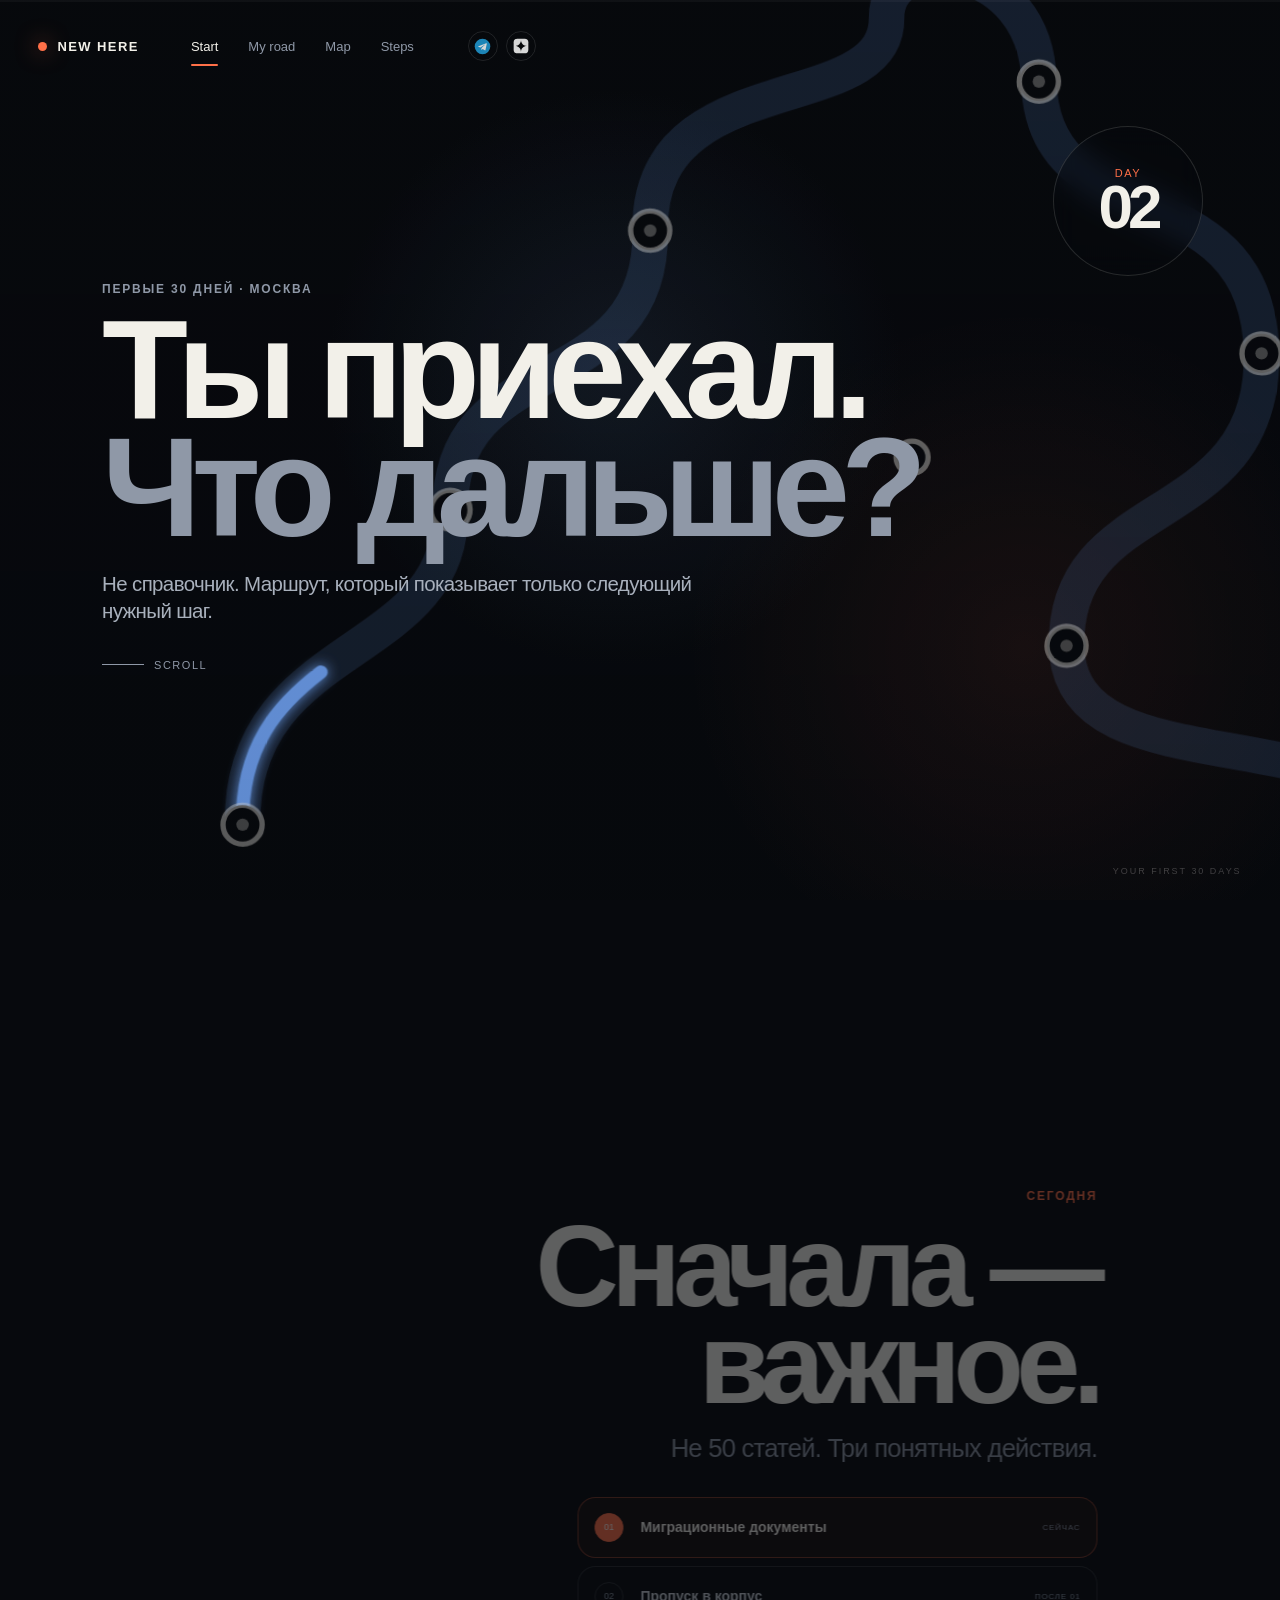
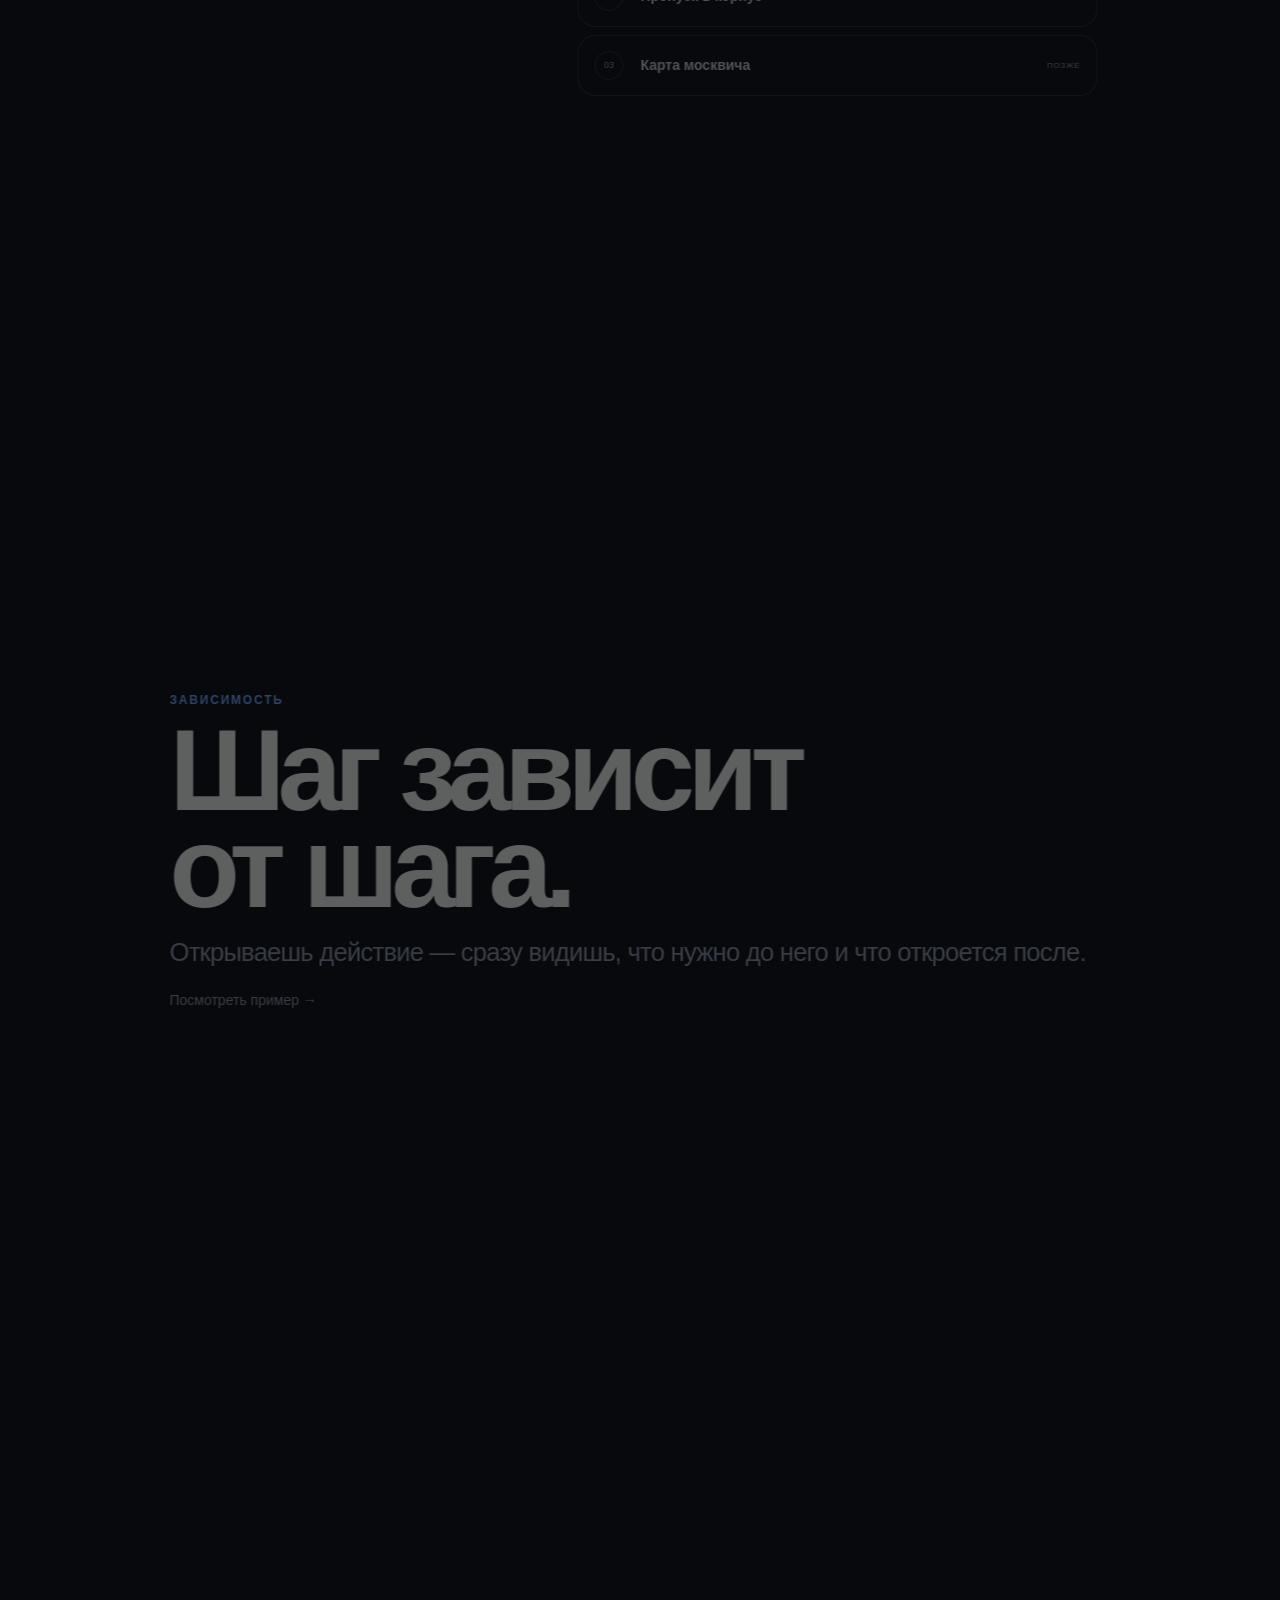
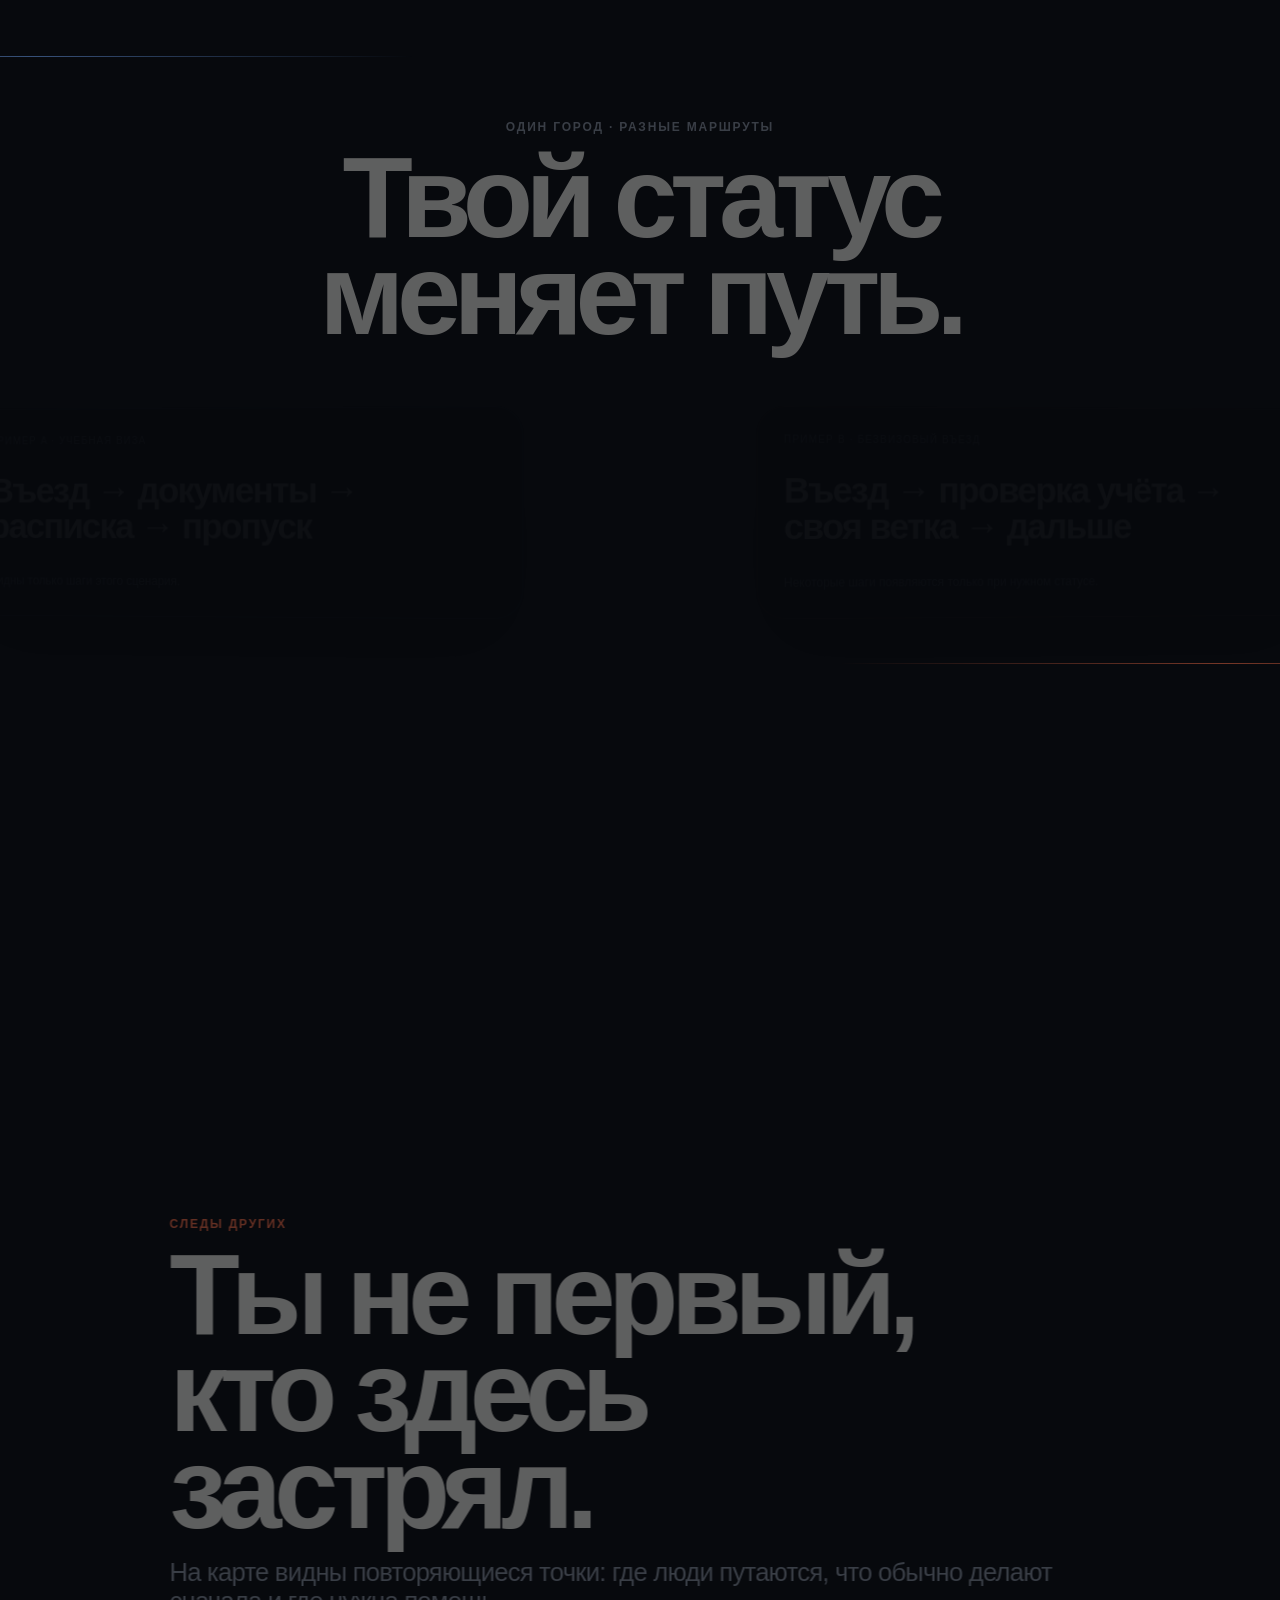
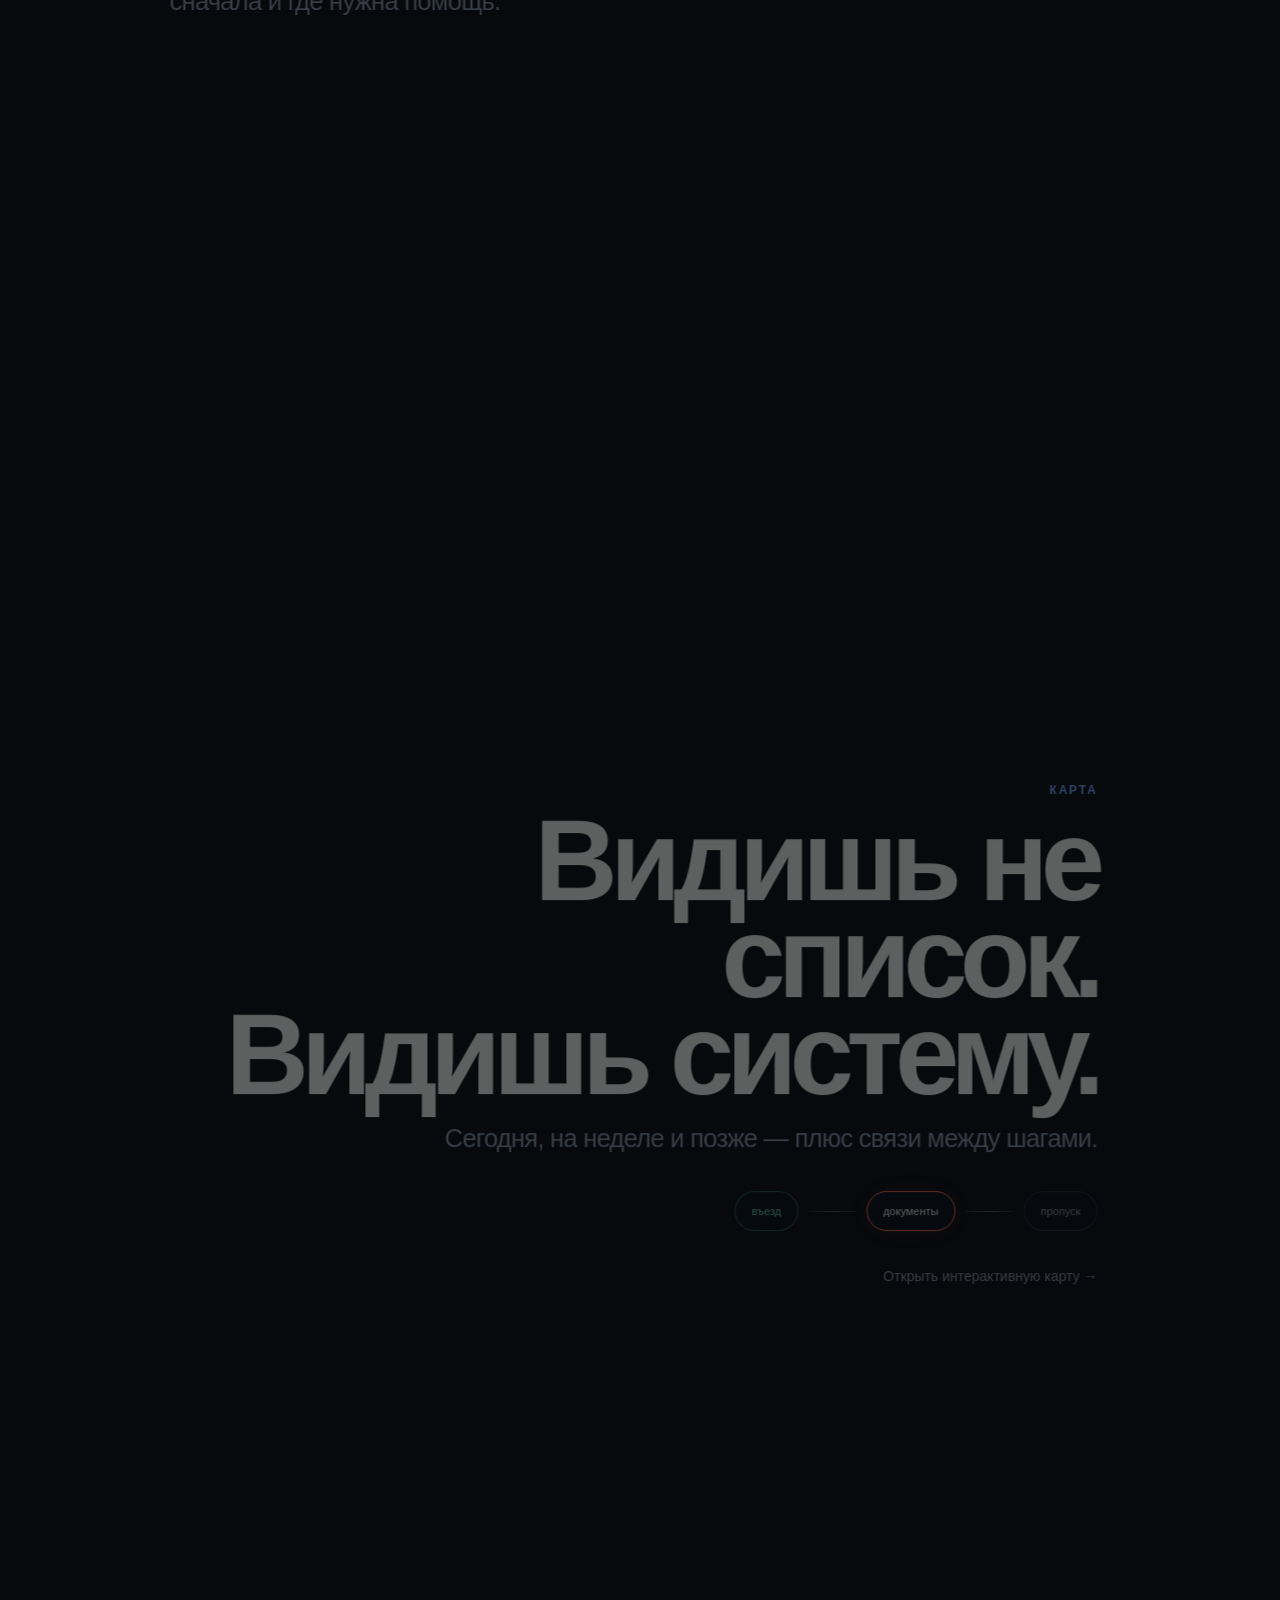
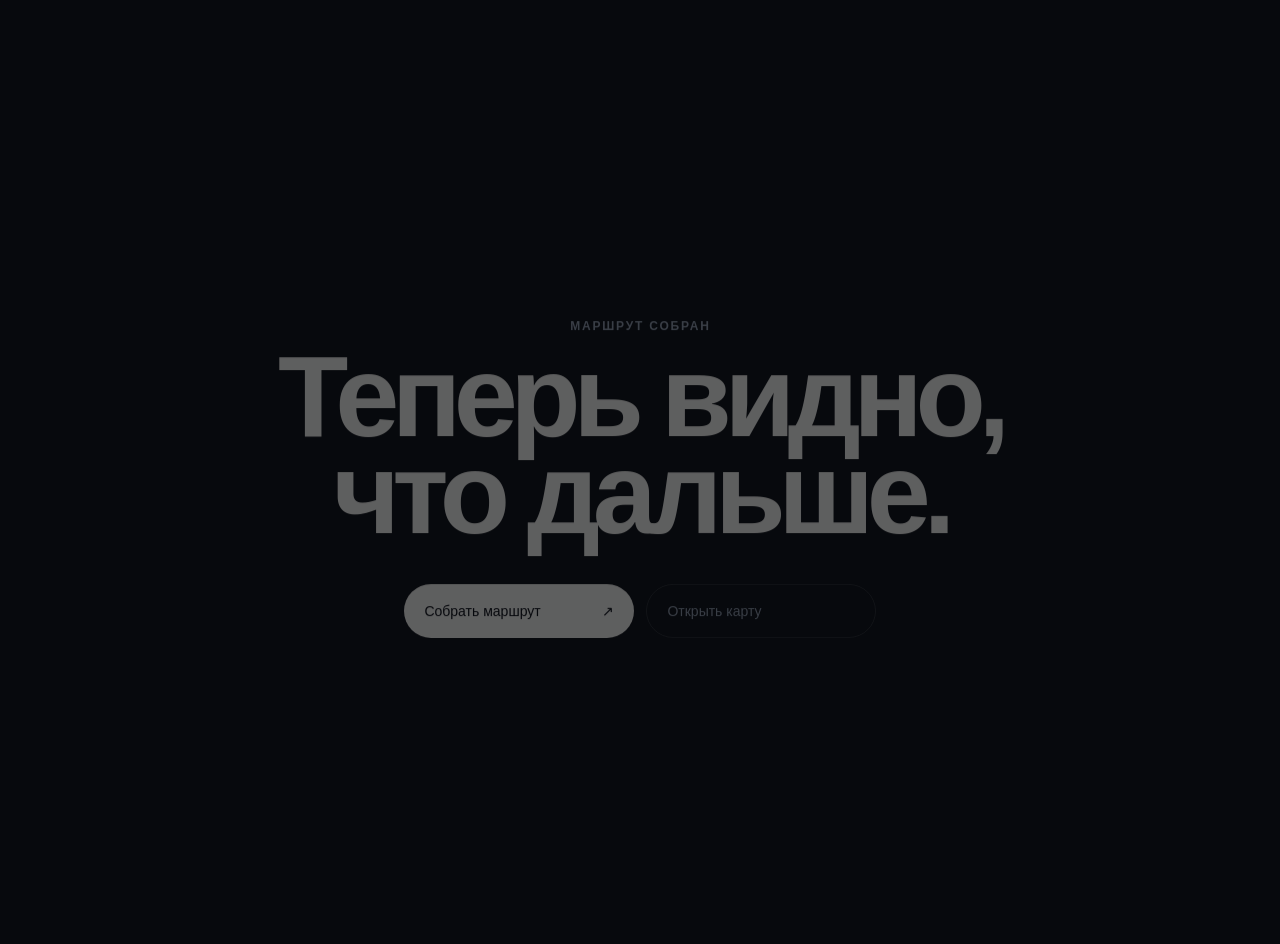
<file: index.html>
<!doctype html>
<html lang="ru">
<head>
  <meta charset="utf-8">
  <meta name="viewport" content="width=device-width,initial-scale=1">
  <title>NEW HERE: Moscow</title>
  <meta name="description" content="Первые 30 дней иностранного студента в Москве — как понятный маршрут.">
  <link rel="stylesheet" href="home-v4.css">
</head>
<body class="home-page v4-home">
  <div class="scroll-progress" aria-hidden="true"><span></span></div>

  <header class="site-header">
    <a class="brand" href="index.html"><span class="brand-mark"></span>NEW HERE</a>
    <nav class="nav">
      <a class="active" href="index.html">Start</a>
      <a href="route.html">My road</a>
      <a href="map.html">Map</a>
      <a href="step.html">Steps</a>
    </nav>
    <div class="header-socials" aria-label="Social media">
      <a class="header-social telegram" href="https://t.me/NEWHEREmsk" target="_blank" rel="noopener noreferrer" aria-label="Telegram" title="Telegram">
        <svg viewBox="0 0 24 24" aria-hidden="true">
          <circle cx="12" cy="12" r="11" fill="#229ED9"/>
          <path d="M6.4 11.55 17.3 7.35c.5-.19.94.12.77.86l-1.86 8.78c-.14.62-.52.77-1.05.48l-2.84-2.09-1.37 1.32c-.15.15-.28.28-.57.28l.2-2.9 5.28-4.77c.23-.2-.05-.32-.35-.12l-6.53 4.11-2.82-.88c-.61-.19-.62-.61.13-.9Z" fill="#fff"/>
        </svg>
      </a>
      <a class="header-social dzen" href="https://dzen.ru/id/6918bf8bcb706418d575158e" target="_blank" rel="noopener noreferrer" aria-label="Dzen" title="Dzen">
        <svg viewBox="0 0 24 24" aria-hidden="true">
          <rect x="1" y="1" width="22" height="22" rx="5.5" fill="#fff"/>
          <path d="M12 3.15C12 8.22 8.22 12 3.15 12C8.22 12 12 15.78 12 20.85C12 15.78 15.78 12 20.85 12C15.78 12 12 8.22 12 3.15Z" fill="#08090B"/>
        </svg>
      </a>
    </div>
  </header>

  <div class="route-stage" aria-hidden="true">
    <div class="route-phase-label">YOUR FIRST 30 DAYS</div>
    <div class="route-camera">
      <svg class="route-svg" viewBox="0 0 1700 1200" preserveAspectRatio="xMidYMid meet">
        <defs>
          <filter id="softGlow" x="-50%" y="-50%" width="200%" height="200%">
            <feGaussianBlur stdDeviation="8" result="blur"/>
            <feMerge><feMergeNode in="blur"/><feMergeNode in="SourceGraphic"/></feMerge>
          </filter>
        </defs>
        <path class="route-shadow" d="M180 1030 C180 820 420 850 420 680 C420 500 650 560 650 370 C650 180 920 250 920 135 C920 55 1090 70 1090 210 C1090 390 1335 310 1335 520 C1335 720 1110 670 1110 845 C1110 1010 1430 920 1530 1080"/>
        <path class="route-main" d="M180 1030 C180 820 420 850 420 680 C420 500 650 560 650 370 C650 180 920 250 920 135 C920 55 1090 70 1090 210 C1090 390 1335 310 1335 520 C1335 720 1110 670 1110 845 C1110 1010 1430 920 1530 1080"/>
        <path class="route-branch" d="M650 370 C770 410 780 630 940 630 C1060 630 1070 520 1200 520"/>
        <path class="route-branch route-branch-two" d="M1110 845 C965 900 900 1030 770 1030 C650 1030 625 915 510 915"/>

        <g class="route-node n0" data-node="0"><circle cx="180" cy="1030" r="22"/><circle class="node-core" cx="180" cy="1030" r="7"/></g>
        <g class="route-node n1" data-node="1"><circle cx="420" cy="680" r="22"/><circle class="node-core" cx="420" cy="680" r="7"/></g>
        <g class="route-node n2" data-node="2"><circle cx="650" cy="370" r="22"/><circle class="node-core" cx="650" cy="370" r="7"/></g>
        <g class="route-node n3" data-node="3"><circle cx="1090" cy="210" r="22"/><circle class="node-core" cx="1090" cy="210" r="7"/></g>
        <g class="route-node n4" data-node="4"><circle cx="1335" cy="520" r="22"/><circle class="node-core" cx="1335" cy="520" r="7"/></g>
        <g class="route-node n5" data-node="5"><circle cx="1110" cy="845" r="22"/><circle class="node-core" cx="1110" cy="845" r="7"/></g>
        <g class="route-node branch-node" data-node="2"><circle cx="940" cy="630" r="18"/><circle class="node-core" cx="940" cy="630" r="6"/></g>
      </svg>
    </div>
  </div>

  <main class="home-scenes">
    <section class="scene scene-hero" data-scene="0">
      <div class="scene-copy scene-left">
        <div class="eyebrow">Первые 30 дней · Москва</div>
        <h1>Ты приехал.<br><span>Что дальше?</span></h1>
        <p class="hero-subline">Не справочник. Маршрут, который показывает только следующий нужный шаг.</p>
        <a class="scroll-cue" href="#today"><i></i>scroll</a>
      </div>
      <div class="scene-badge hero-badge"><span>DAY</span><strong>02</strong></div>
    </section>

    <section class="scene" id="today" data-scene="1">
      <div class="scene-copy scene-right">
        <div class="eyebrow orange">Сегодня</div>
        <h2>Сначала —<br>важное.</h2>
        <p>Не 50 статей. Три понятных действия.</p>
        <div class="scene-task-preview">
          <div class="mini-task active"><span>01</span><b>Миграционные документы</b><small>сейчас</small></div>
          <div class="mini-task"><span>02</span><b>Пропуск в корпус</b><small>после 01</small></div>
          <div class="mini-task"><span>03</span><b>Карта москвича</b><small>позже</small></div>
        </div>
      </div>
      <div class="route-caption cap-1">01 · сейчас</div>
    </section>

    <section class="scene" data-scene="2">
      <div class="scene-copy scene-left narrow">
        <div class="eyebrow blue">Зависимость</div>
        <h2>Шаг зависит<br>от шага.</h2>
        <p>Открываешь действие — сразу видишь, что нужно до него и что откроется после.</p>
        <a class="text-link" href="step.html">Посмотреть пример →</a>
      </div>
      <div class="route-caption cap-2">02 · почему?</div>
    </section>

    <section class="scene scene-switch" data-scene="3">
      <div class="scene-copy scene-center wide-copy">
        <div class="eyebrow">Один город · разные маршруты</div>
        <h2>Твой статус<br>меняет путь.</h2>
        <div class="route-variants" aria-label="Примеры маршрутов">
          <article class="route-variant visa-variant">
            <small>Пример A · учебная виза</small>
            <strong>Въезд → документы → расписка → пропуск</strong>
            <span>Видны только шаги этого сценария.</span>
          </article>
          <article class="route-variant visa-free-variant">
            <small>Пример B · безвизовый въезд</small>
            <strong>Въезд → проверка учёта → своя ветка → дальше</strong>
            <span>Некоторые шаги появляются только при нужном статусе.</span>
          </article>
        </div>
      </div>
      <div class="motion-rail rail-one"></div>
      <div class="motion-rail rail-two"></div>
    </section>

    <section class="scene scene-traces" data-scene="4">
      <div class="scene-copy scene-left">
        <div class="eyebrow orange">Следы других</div>
        <h2>Ты не первый,<br>кто здесь застрял.</h2>
        <p>На карте видны повторяющиеся точки: где люди путаются, что обычно делают сначала и где нужна помощь.</p>
        <div class="trace-stack">
          <div class="trace-pill"><span>01</span><b>Здесь часто путают порядок шагов</b></div>
          <div class="trace-pill"><span>02</span><b>Этот шаг зависит от предыдущего</b></div>
          <div class="trace-pill"><span>03</span><b>Если сложно — переход к живой помощи</b></div>
        </div>
      </div>
      <div class="route-caption cap-4">03 · не только у тебя</div>
    </section>

    <section class="scene scene-map-preview" data-scene="5">
      <div class="scene-copy scene-right map-preview-copy">
        <div class="eyebrow blue">Карта</div>
        <h2>Видишь не список.<br>Видишь систему.</h2>
        <p>Сегодня, на неделе и позже — плюс связи между шагами.</p>
        <div class="map-preview-mini">
          <span class="preview-node done">въезд</span>
          <i></i>
          <span class="preview-node current">документы</span>
          <i></i>
          <span class="preview-node">пропуск</span>
        </div>
        <a class="text-link" href="map.html">Открыть интерактивную карту →</a>
      </div>
    </section>

    <section class="scene scene-final" data-scene="6">
      <div class="scene-copy scene-center">
        <div class="eyebrow">Маршрут собран</div>
        <h2>Теперь видно,<br>что дальше.</h2>
        <div class="final-actions">
          <a class="primary-action" href="route.html">Собрать маршрут <span>↗</span></a>
          <a class="secondary-action" href="map.html">Открыть карту</a>
        </div>
      </div>
      <div class="route-caption cap-3">04 · дальше</div>
    </section>
  </main>

  <script src="home-v4.js"></script>
</body>
</html>
</file>
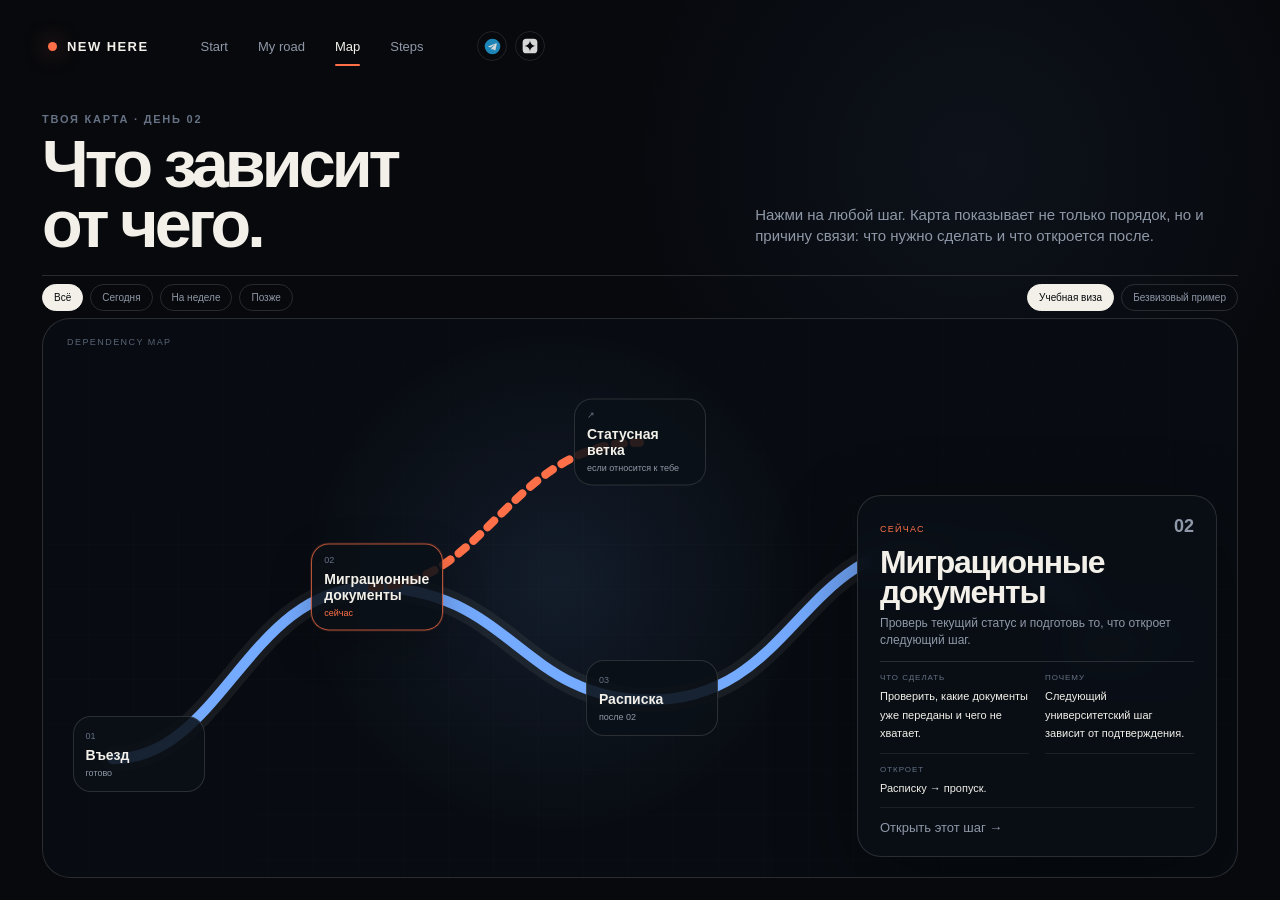
<file: map.html>
<!doctype html>
<html lang="ru">
<head>
  <meta charset="utf-8">
  <meta name="viewport" content="width=device-width,initial-scale=1">
  <title>Map — NEW HERE</title>
  <link rel="stylesheet" href="styles.css">
</head>
<body class="map-v11 fixed-screen-page">
<header class="site-header">
  <a class="brand" href="index.html"><span class="brand-mark"></span>NEW HERE</a>
  <nav class="nav">
    <a href="index.html">Start</a>
    <a href="route.html">My road</a>
    <a class="active" href="map.html">Map</a>
    <a href="step.html">Steps</a>
  </nav>
    <div class="header-socials" aria-label="Social media">
      <a class="header-social telegram" href="https://t.me/NEWHEREmsk" target="_blank" rel="noopener noreferrer" aria-label="Telegram" title="Telegram">
        <svg viewBox="0 0 24 24" aria-hidden="true">
          <circle cx="12" cy="12" r="11" fill="#229ED9"/>
          <path d="M6.4 11.55 17.3 7.35c.5-.19.94.12.77.86l-1.86 8.78c-.14.62-.52.77-1.05.48l-2.84-2.09-1.37 1.32c-.15.15-.28.28-.57.28l.2-2.9 5.28-4.77c.23-.2-.05-.32-.35-.12l-6.53 4.11-2.82-.88c-.61-.19-.62-.61.13-.9Z" fill="#fff"/>
        </svg>
      </a>
      <a class="header-social dzen" href="https://dzen.ru/id/6918bf8bcb706418d575158e" target="_blank" rel="noopener noreferrer" aria-label="Dzen" title="Dzen">
        <svg viewBox="0 0 24 24" aria-hidden="true">
          <rect x="1" y="1" width="22" height="22" rx="5.5" fill="#fff"/>
          <path d="M12 3.15C12 8.22 8.22 12 3.15 12C8.22 12 12 15.78 12 20.85C12 15.78 15.78 12 20.85 12C15.78 12 12 8.22 12 3.15Z" fill="#08090B"/>
        </svg>
      </a>
    </div>
</header>

<main class="map-v11-shell">
  <section class="map-v11-head">
    <div>
      <div class="eyebrow">Твоя карта · день 02</div>
      <h1>Что зависит<br>от чего.</h1>
    </div>
    <p>Нажми на любой шаг. Карта показывает не только порядок, но и причину связи: что нужно сделать и что откроется после.</p>
  </section>

  <div class="map-v11-toolbar">
    <div class="map-v11-filters">
      <button class="active" data-filter="all">Всё</button>
      <button data-filter="today">Сегодня</button>
      <button data-filter="week">На неделе</button>
      <button data-filter="later">Позже</button>
    </div>
    <div class="map-v11-examples">
      <button class="active" data-example="visa">Учебная виза</button>
      <button data-example="visa-free">Безвизовый пример</button>
    </div>
  </div>

  <section class="map-v11-stage">
    <div class="map-v11-label">DEPENDENCY MAP</div>
    <svg class="map-v11-svg" viewBox="0 0 1200 520" preserveAspectRatio="none">
      <path class="map-v11-shadow" d="M70 410 C180 410 205 250 330 250 C470 250 480 355 610 355 C755 355 760 210 900 210 C1015 210 1040 300 1140 300"/>
      <path class="map-v11-main" d="M70 410 C180 410 205 250 330 250 C470 250 480 355 610 355 C755 355 760 210 900 210 C1015 210 1040 300 1140 300"/>
      <path class="map-v11-branch" d="M330 250 C445 250 470 115 600 115"/>
    </svg>

    <button class="map-v11-node" style="--x:8%;--y:78%" data-node="arrival" data-time="today"><span>01</span><strong>Въезд</strong><small>готово</small></button>
    <button class="map-v11-node selected" style="--x:28%;--y:48%" data-node="migration" data-time="today"><span>02</span><strong>Миграционные<br>документы</strong><small>сейчас</small></button>
    <button class="map-v11-node branch" style="--x:50%;--y:22%" data-node="branch" data-time="today"><span>↗</span><strong>Статусная ветка</strong><small>если относится к тебе</small></button>
    <button class="map-v11-node" style="--x:51%;--y:68%" data-node="receipt" data-time="today"><span>03</span><strong>Расписка</strong><small>после 02</small></button>
    <button class="map-v11-node" style="--x:75%;--y:42%" data-node="pass" data-time="week"><span>04</span><strong>Пропуск</strong><small>на неделе</small></button>
    <button class="map-v11-node" style="--x:91%;--y:58%" data-node="services" data-time="week"><span>05</span><strong>Сервисы</strong><small>после пропуска</small></button>

    <aside class="map-v11-inspector">
      <div class="map-v11-inspector-top"><small id="insStatus">СЕЙЧАС</small><b id="insNumber">02</b></div>
      <h2 id="insTitle">Миграционные документы</h2>
      <p id="insLead">Проверь текущий статус и подготовь то, что откроет следующий шаг.</p>
      <div class="map-v11-info">
        <div><small>Что сделать</small><span id="insDo">Проверить, какие документы уже переданы и чего не хватает.</span></div>
        <div><small>Почему</small><span id="insWhy">Следующий университетский шаг зависит от подтверждения.</span></div>
        <div><small>Откроет</small><span id="insOpens">Расписку → пропуск.</span></div>
      </div>
      <a class="text-link" href="step.html">Открыть этот шаг →</a>
    </aside>
  </section>
</main>
<script src="script.js"></script>
</body>
</html>
</file>
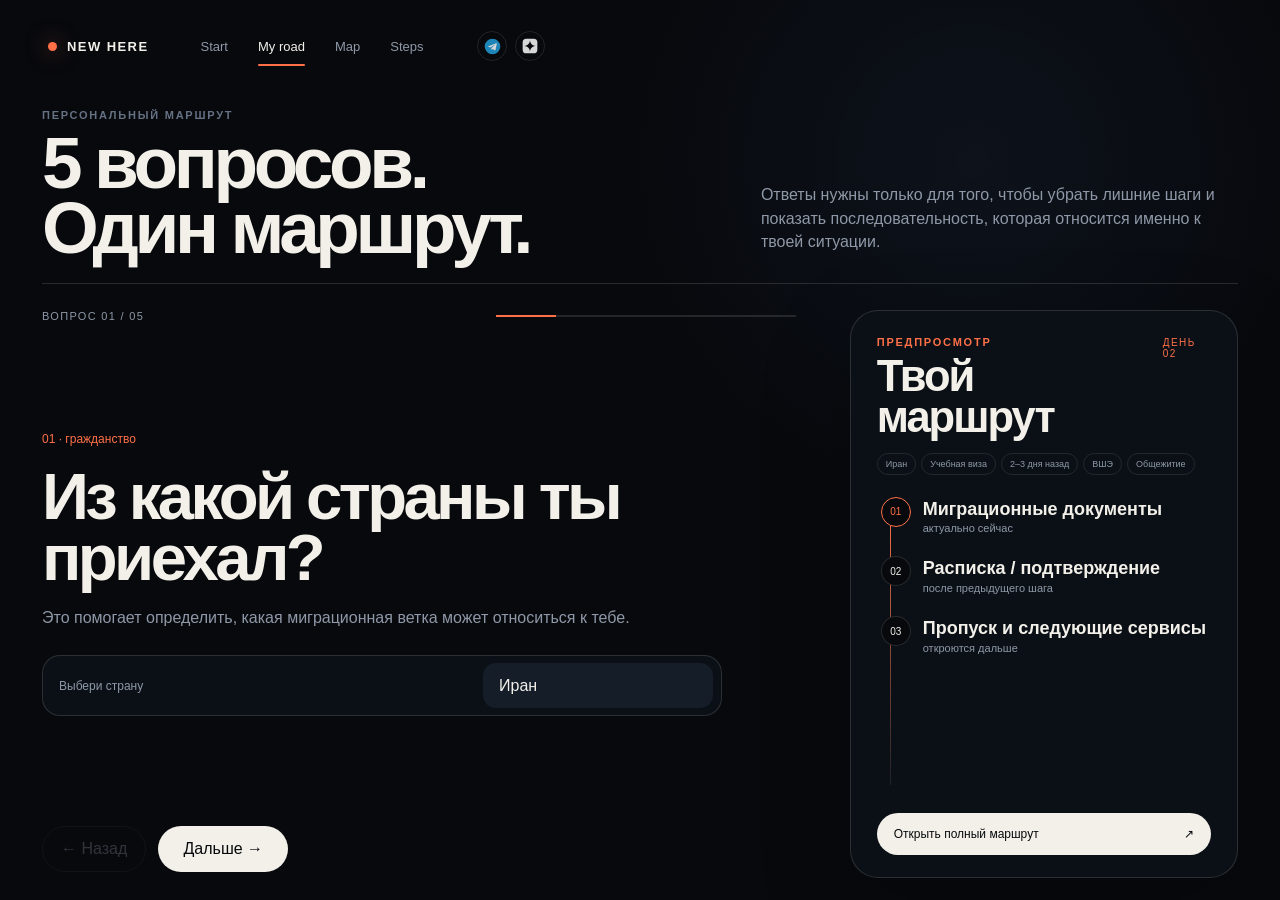
<file: route.html>
<!doctype html>
<html lang="ru">
<head>
  <meta charset="utf-8">
  <meta name="viewport" content="width=device-width,initial-scale=1">
  <title>My road — NEW HERE</title>
  <link rel="stylesheet" href="styles.css">
</head>
<body class="route-v11 fixed-screen-page">
<header class="site-header">
  <a class="brand" href="index.html"><span class="brand-mark"></span>NEW HERE</a>
  <nav class="nav">
    <a href="index.html">Start</a>
    <a class="active" href="route.html">My road</a>
    <a href="map.html">Map</a>
    <a href="step.html">Steps</a>
  </nav>
    <div class="header-socials" aria-label="Social media">
      <a class="header-social telegram" href="https://t.me/NEWHEREmsk" target="_blank" rel="noopener noreferrer" aria-label="Telegram" title="Telegram">
        <svg viewBox="0 0 24 24" aria-hidden="true">
          <circle cx="12" cy="12" r="11" fill="#229ED9"/>
          <path d="M6.4 11.55 17.3 7.35c.5-.19.94.12.77.86l-1.86 8.78c-.14.62-.52.77-1.05.48l-2.84-2.09-1.37 1.32c-.15.15-.28.28-.57.28l.2-2.9 5.28-4.77c.23-.2-.05-.32-.35-.12l-6.53 4.11-2.82-.88c-.61-.19-.62-.61.13-.9Z" fill="#fff"/>
        </svg>
      </a>
      <a class="header-social dzen" href="https://dzen.ru/id/6918bf8bcb706418d575158e" target="_blank" rel="noopener noreferrer" aria-label="Dzen" title="Dzen">
        <svg viewBox="0 0 24 24" aria-hidden="true">
          <rect x="1" y="1" width="22" height="22" rx="5.5" fill="#fff"/>
          <path d="M12 3.15C12 8.22 8.22 12 3.15 12C8.22 12 12 15.78 12 20.85C12 15.78 15.78 12 20.85 12C15.78 12 12 8.22 12 3.15Z" fill="#08090B"/>
        </svg>
      </a>
    </div>
</header>

<main class="route-v11-shell">
  <section class="route-v11-head">
    <div>
      <div class="eyebrow">Персональный маршрут</div>
      <h1>5 вопросов.<br>Один маршрут.</h1>
    </div>
    <p>Ответы нужны только для того, чтобы убрать лишние шаги и показать последовательность, которая относится именно к твоей ситуации.</p>
  </section>

  <section class="route-v11-body">
    <div class="route-v11-form">
      <div class="route-v11-progress">
        <span id="routeQuestionCounter">ВОПРОС 01 / 05</span>
        <div class="route-v11-progressbar"><i id="routeQuestionBar"></i></div>
      </div>

      <div class="route-v11-question active" data-q="0">
        <div class="route-v11-kicker">01 · гражданство</div>
        <h2>Из какой страны ты приехал?</h2>
        <p>Это помогает определить, какая миграционная ветка может относиться к тебе.</p>
        <label class="route-v11-select"><span>Выбери страну</span><select id="countrySelect"><option>Иран</option><option>Казахстан</option><option>Турция</option><option>Китай</option><option>Другая страна</option></select></label>
      </div>

      <div class="route-v11-question" data-q="1">
        <div class="route-v11-kicker">02 · въезд</div>
        <h2>Как ты въехал в Россию?</h2>
        <p>Тип въезда меняет часть обязательных шагов и возможные ветки маршрута.</p>
        <div class="route-v11-options" data-field="entry">
          <button class="choice-chip active" data-value="Учебная виза">Учебная виза</button>
          <button class="choice-chip" data-value="Без визы / ЕАЭС">Без визы / ЕАЭС</button>
          <button class="choice-chip" data-value="Не уверен">Не уверен</button>
        </div>
      </div>

      <div class="route-v11-question" data-q="2">
        <div class="route-v11-kicker">03 · время</div>
        <h2>Когда ты приехал в Москву?</h2>
        <p>В первые дни некоторые действия важнее других, поэтому маршрут учитывает время после приезда.</p>
        <div class="route-v11-options" data-field="arrival">
          <button class="choice-chip" data-value="Сегодня">Сегодня</button>
          <button class="choice-chip active" data-value="2–3 дня назад">2–3 дня назад</button>
          <button class="choice-chip" data-value="На этой неделе">На этой неделе</button>
        </div>
      </div>

      <div class="route-v11-question" data-q="3">
        <div class="route-v11-kicker">04 · вуз</div>
        <h2>Где ты учишься?</h2>
        <p>Некоторые шаги и точки помощи зависят от университета.</p>
        <div class="route-v11-options" data-field="university">
          <button class="choice-chip active" data-value="ВШЭ">ВШЭ</button>
          <button class="choice-chip" data-value="МГУ">МГУ</button>
          <button class="choice-chip" data-value="Другой вуз">Другой вуз</button>
        </div>
      </div>

      <div class="route-v11-question" data-q="4">
        <div class="route-v11-kicker">05 · жильё</div>
        <h2>Где ты живёшь сейчас?</h2>
        <p>Это помогает отделить университетские шаги от бытовых.</p>
        <div class="route-v11-options" data-field="housing">
          <button class="choice-chip active" data-value="Общежитие">Общежитие</button>
          <button class="choice-chip" data-value="Съёмное жильё">Съёмное жильё</button>
          <button class="choice-chip" data-value="У знакомых">У знакомых</button>
        </div>
      </div>

      <div class="route-v11-controls">
        <button id="routePrev" class="route-v11-back" disabled>← Назад</button>
        <button id="routeNext" class="route-v11-next">Дальше →</button>
      </div>
    </div>

    <aside class="route-v11-preview">
      <div class="route-v11-preview-head">
        <div><div class="eyebrow orange">Предпросмотр</div><h3>Твой маршрут</h3></div>
        <span id="routeStatus">ДЕНЬ 02</span>
      </div>
      <div class="preview-chips" id="summaryChips"></div>
      <div class="route-v11-list">
        <div class="route-v11-item current"><i>01</i><div><strong id="previewTask1">Миграционные документы</strong><small>актуально сейчас</small></div></div>
        <div class="route-v11-item"><i>02</i><div><strong id="previewTask2">Расписка / подтверждение</strong><small>после предыдущего шага</small></div></div>
        <div class="route-v11-item"><i>03</i><div><strong id="previewTask3">Пропуск и следующие сервисы</strong><small>откроются дальше</small></div></div>
      </div>
      <a class="route-v11-map-btn" href="map.html">Открыть полный маршрут <span>↗</span></a>
    </aside>
  </section>
</main>
<script src="script.js"></script>
</body>
</html>
</file>
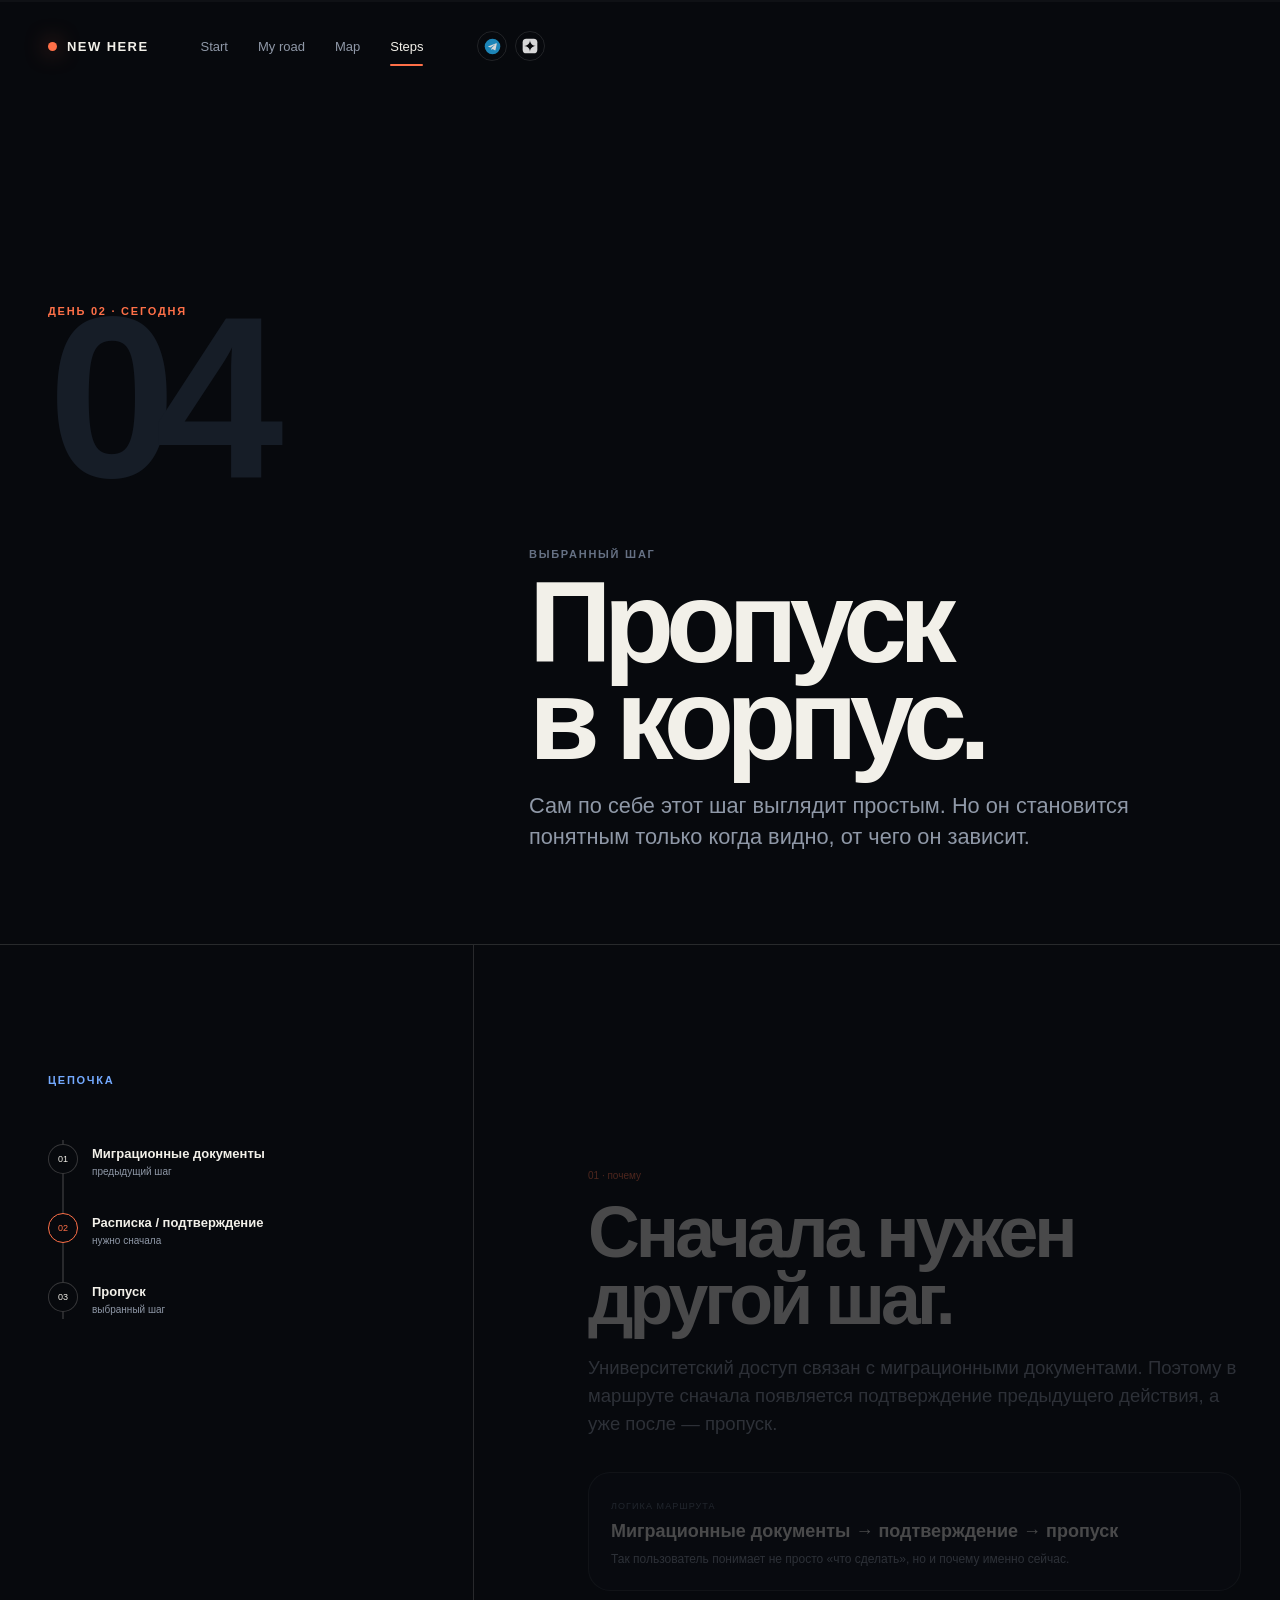
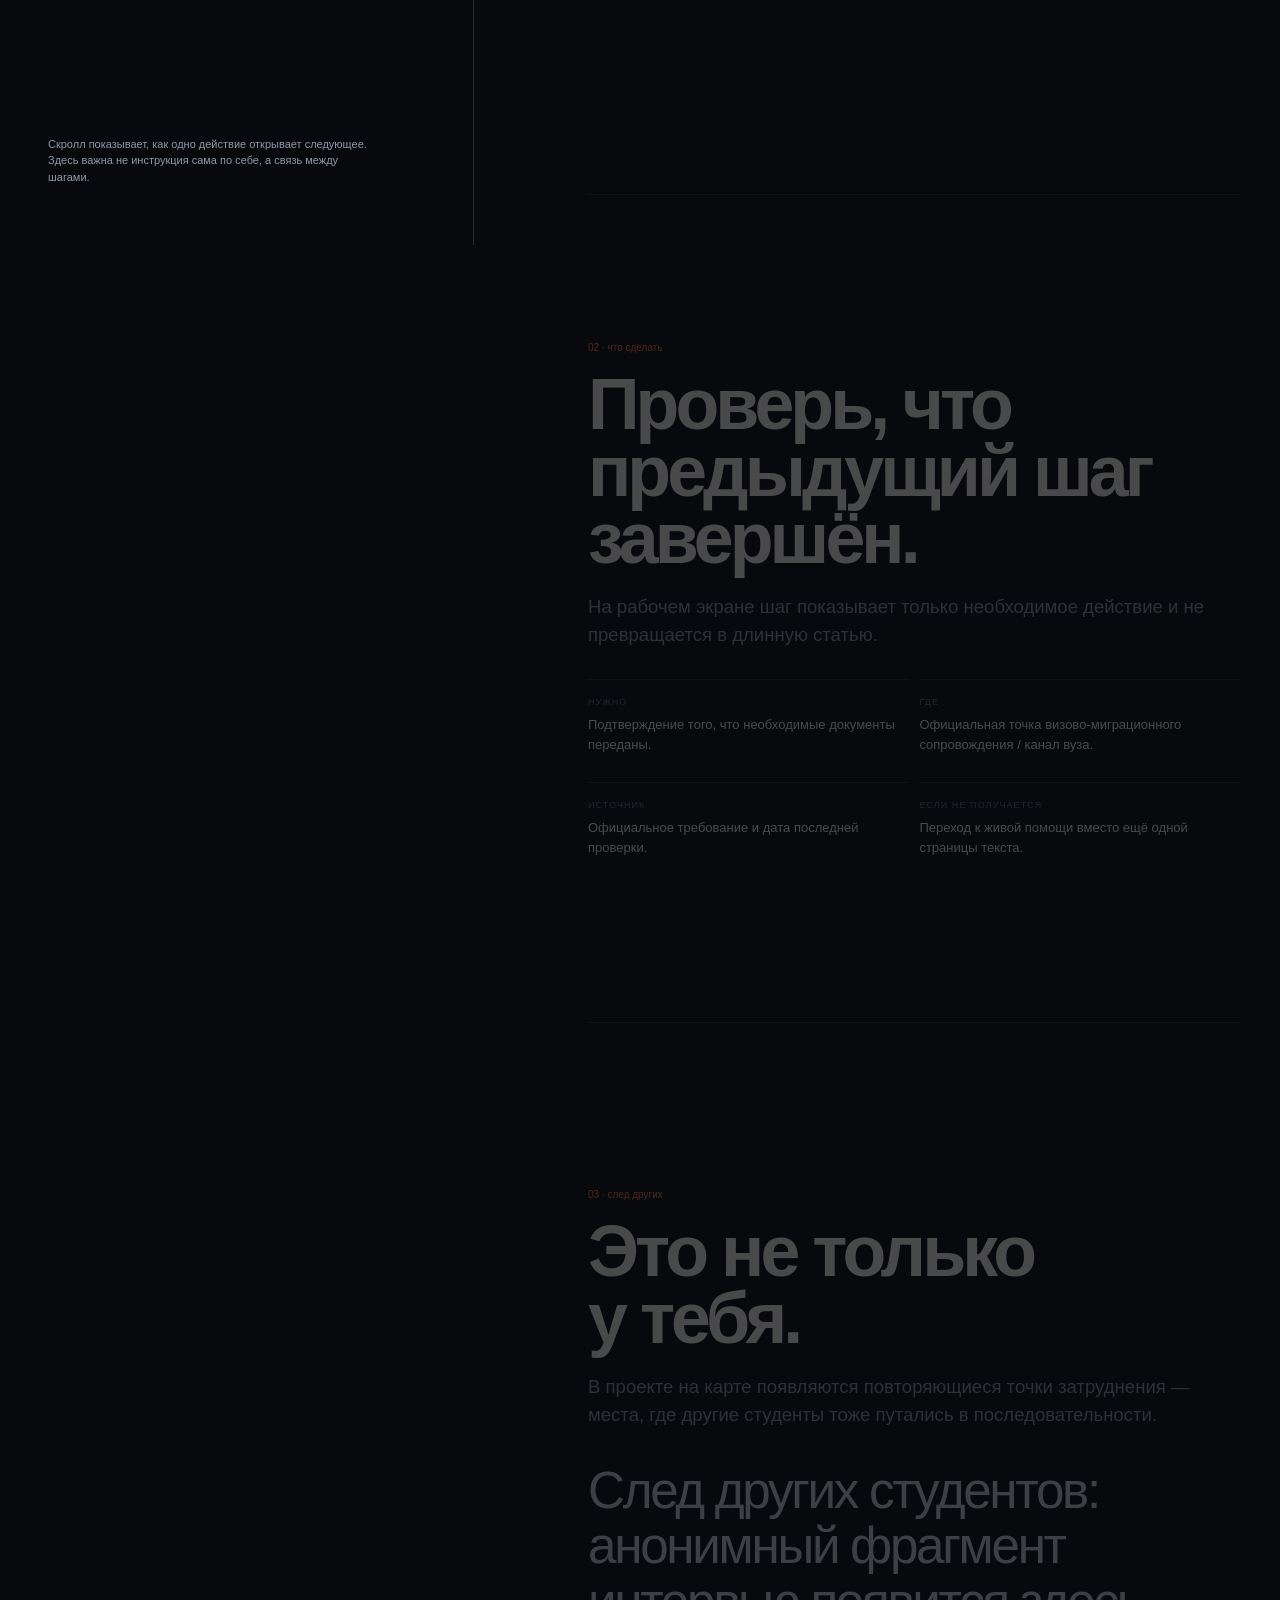
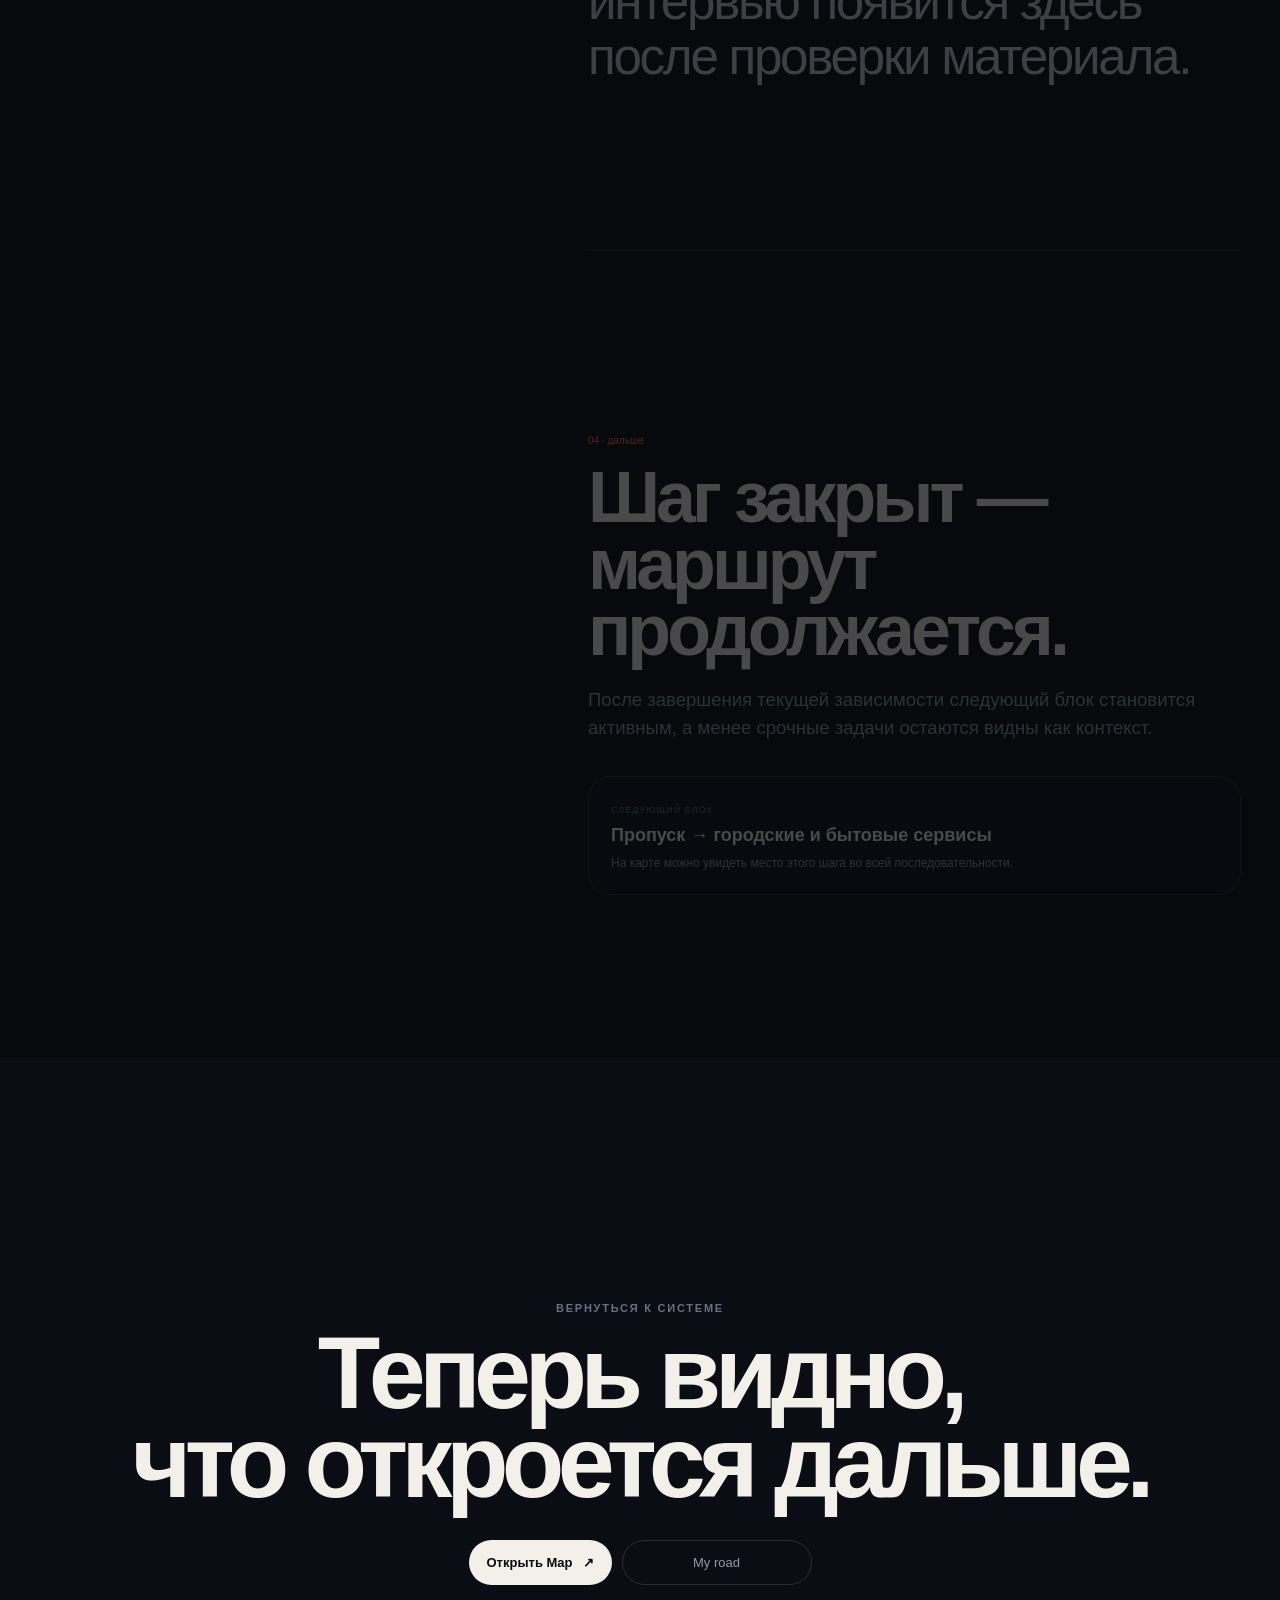
<file: step.html>
<!doctype html>
<html lang="ru">
<head>
  <meta charset="utf-8">
  <meta name="viewport" content="width=device-width,initial-scale=1">
  <title>Steps — NEW HERE</title>
  <link rel="stylesheet" href="styles.css">
</head>
<body class="step-v5">
  <div class="scroll-progress"><span></span></div>
  <header class="site-header">
    <a class="brand" href="index.html"><span class="brand-mark"></span>NEW HERE</a>
    <nav class="nav">
      <a href="index.html">Start</a>
      <a href="route.html">My road</a>
      <a href="map.html">Map</a>
      <a class="active" href="step.html">Steps</a>
    </nav>
    <div class="header-socials" aria-label="Social media">
      <a class="header-social telegram" href="https://t.me/NEWHEREmsk" target="_blank" rel="noopener noreferrer" aria-label="Telegram" title="Telegram">
        <svg viewBox="0 0 24 24" aria-hidden="true">
          <circle cx="12" cy="12" r="11" fill="#229ED9"/>
          <path d="M6.4 11.55 17.3 7.35c.5-.19.94.12.77.86l-1.86 8.78c-.14.62-.52.77-1.05.48l-2.84-2.09-1.37 1.32c-.15.15-.28.28-.57.28l.2-2.9 5.28-4.77c.23-.2-.05-.32-.35-.12l-6.53 4.11-2.82-.88c-.61-.19-.62-.61.13-.9Z" fill="#fff"/>
        </svg>
      </a>
      <a class="header-social dzen" href="https://dzen.ru/id/6918bf8bcb706418d575158e" target="_blank" rel="noopener noreferrer" aria-label="Dzen" title="Dzen">
        <svg viewBox="0 0 24 24" aria-hidden="true">
          <rect x="1" y="1" width="22" height="22" rx="5.5" fill="#fff"/>
          <path d="M12 3.15C12 8.22 8.22 12 3.15 12C8.22 12 12 15.78 12 20.85C12 15.78 15.78 12 20.85 12C15.78 12 12 8.22 12 3.15Z" fill="#08090B"/>
        </svg>
      </a>
    </div>
  </header>

  <main class="step-shell-v5">
    <section class="step-hero-v5">
      <div class="step-kicker">
        <div class="eyebrow orange">День 02 · сегодня</div>
        <div class="step-number">04</div>
      </div>
      <div class="step-hero-copy">
        <div class="eyebrow">Выбранный шаг</div>
        <h1>Пропуск<br>в корпус.</h1>
        <p>Сам по себе этот шаг выглядит простым. Но он становится понятным только когда видно, от чего он зависит.</p>
      </div>
    </section>

    <section class="step-story">
      <aside class="step-sticky">
        <div>
          <div class="eyebrow blue">Цепочка</div>
          <div class="mini-chain">
            <div class="mini-chain-progress" id="chainProgress"></div>
            <div class="mini-chain-item">
              <i>01</i>
              <div><strong>Миграционные документы</strong><small>предыдущий шаг</small></div>
            </div>
            <div class="mini-chain-item active">
              <i>02</i>
              <div><strong>Расписка / подтверждение</strong><small>нужно сначала</small></div>
            </div>
            <div class="mini-chain-item">
              <i>03</i>
              <div><strong>Пропуск</strong><small>выбранный шаг</small></div>
            </div>
          </div>
        </div>
        <div class="step-sticky-note">Скролл показывает, как одно действие открывает следующее. Здесь важна не инструкция сама по себе, а связь между шагами.</div>
      </aside>

      <div class="step-scroll">
        <section class="step-panel" data-step-panel>
          <div class="panel-index">01 · почему</div>
          <h2>Сначала нужен другой шаг.</h2>
          <p>Университетский доступ связан с миграционными документами. Поэтому в маршруте сначала появляется подтверждение предыдущего действия, а уже после — пропуск.</p>
          <div class="action-card">
            <small>Логика маршрута</small>
            <strong>Миграционные документы → подтверждение → пропуск</strong>
            <p>Так пользователь понимает не просто «что сделать», но и почему именно сейчас.</p>
          </div>
        </section>

        <section class="step-panel" data-step-panel>
          <div class="panel-index">02 · что сделать</div>
          <h2>Проверь, что предыдущий шаг завершён.</h2>
          <p>На рабочем экране шаг показывает только необходимое действие и не превращается в длинную статью.</p>
          <div class="two-info">
            <div><small>Нужно</small><span>Подтверждение того, что необходимые документы переданы.</span></div>
            <div><small>Где</small><span>Официальная точка визово-миграционного сопровождения / канал вуза.</span></div>
            <div><small>Источник</small><span>Официальное требование и дата последней проверки.</span></div>
            <div><small>Если не получается</small><span>Переход к живой помощи вместо ещё одной страницы текста.</span></div>
          </div>
        </section>

        <section class="step-panel" data-step-panel>
          <div class="panel-index">03 · след других</div>
          <h2>Это не только<br>у тебя.</h2>
          <p>В проекте на карте появляются повторяющиеся точки затруднения — места, где другие студенты тоже путались в последовательности.</p>
          <div class="trace-quote">След других студентов: анонимный фрагмент интервью появится здесь после проверки материала.</div>
        </section>

        <section class="step-panel" data-step-panel>
          <div class="panel-index">04 · дальше</div>
          <h2>Шаг закрыт —<br>маршрут продолжается.</h2>
          <p>После завершения текущей зависимости следующий блок становится активным, а менее срочные задачи остаются видны как контекст.</p>
          <div class="action-card">
            <small>Следующий блок</small>
            <strong>Пропуск → городские и бытовые сервисы</strong>
            <p>На карте можно увидеть место этого шага во всей последовательности.</p>
          </div>
        </section>
      </div>
    </section>

    <section class="step-end">
      <div>
        <div class="eyebrow">Вернуться к системе</div>
        <h2>Теперь видно,<br>что откроется дальше.</h2>
        <div class="hero-actions">
          <a class="primary-action" href="map.html">Открыть Map <span>↗</span></a>
          <a class="ghost-action" href="route.html">My road</a>
        </div>
      </div>
    </section>
  </main>

  <script src="script.js"></script>
</body>
</html>
</file>
<file: home-v4.css>
:root{
  --bg:#07090d;
  --bg-soft:#0b0f16;
  --panel:#101620;
  --panel-2:#151d29;
  --text:#f2f0e9;
  --muted:#8f98a7;
  --line:rgba(242,240,233,.14);
  --blue:#74aaff;
  --orange:#ff7048;
  --green:#72d6a5;
  --radius:26px;
  --pad:clamp(20px,3vw,48px);
  --header-h:76px;
}
*{box-sizing:border-box}
html{background:var(--bg);scroll-behavior:smooth}
body{margin:0;background:var(--bg);color:var(--text);font-family:Inter,Arial,Helvetica,sans-serif;-webkit-font-smoothing:antialiased}
a{color:inherit;text-decoration:none}
button{font:inherit}
::selection{background:var(--orange);color:white}

/* header */
.site-header{position:fixed;left:var(--pad);top:26px;z-index:100;display:flex;align-items:center;gap:52px;height:40px;padding:0;background:transparent;border:0;border-radius:0;backdrop-filter:none}
.brand{display:flex;align-items:center;gap:10px;font-size:13px;font-weight:700;letter-spacing:.11em;white-space:nowrap}
.brand-mark{width:9px;height:9px;border-radius:50%;background:var(--orange);box-shadow:0 0 22px rgba(255,112,72,.7)}
.nav{display:flex;gap:30px;align-items:center}
.nav a{position:relative;font-size:13px;color:var(--muted);padding:7px 0;border-radius:0;transition:.25s ease}
.nav a:hover,.nav a.active{color:var(--text);background:transparent}
.nav a.active:after{content:"";position:absolute;left:0;right:0;bottom:-5px;height:2px;border-radius:999px;background:var(--orange)}

.eyebrow{font-size:12px;line-height:1;text-transform:uppercase;letter-spacing:.15em;color:var(--muted);font-weight:700}
.eyebrow.orange{color:var(--orange)}
.eyebrow.blue{color:var(--blue)}
.text-link{display:inline-block;margin-top:25px;font-size:14px;color:var(--muted);transition:.25s}.text-link:hover{color:var(--text);transform:translateX(5px)}

/* HOME — scroll is the main visual */
.home-page{overflow-x:hidden}
.scroll-progress{position:fixed;left:0;top:0;width:100%;height:2px;z-index:150;background:rgba(255,255,255,.04)}
.scroll-progress span{display:block;width:0;height:100%;background:linear-gradient(90deg,var(--blue),var(--orange));box-shadow:0 0 16px rgba(116,170,255,.4)}
.route-stage{position:fixed;inset:0;z-index:1;overflow:hidden;pointer-events:none;background:radial-gradient(circle at 48% 45%,rgba(31,42,58,.42),transparent 35%),radial-gradient(circle at 80% 70%,rgba(255,112,72,.06),transparent 28%)}
.route-stage:after{content:"";position:absolute;inset:0;background:linear-gradient(180deg,rgba(7,9,13,.08),rgba(7,9,13,.18));pointer-events:none}
.route-camera{position:absolute;width:124vw;height:114vh;left:-12vw;top:-7vh;will-change:transform;transform-origin:50% 50%}
.route-svg{width:100%;height:100%;overflow:visible}
.route-shadow,.route-main,.route-branch{fill:none;stroke-linecap:round;stroke-linejoin:round}
.route-shadow{stroke:rgba(116,170,255,.14);stroke-width:40}
.route-main{stroke:url(#none);stroke:var(--blue);stroke-width:15;filter:url(#softGlow);opacity:.96}
.route-branch{stroke:var(--orange);stroke-width:12;opacity:.95;filter:url(#softGlow)}
.route-main,.route-branch{stroke-dasharray:4000;stroke-dashoffset:4000}
.route-node circle:first-child{fill:var(--bg);stroke:rgba(242,240,233,.42);stroke-width:6;transition:.5s cubic-bezier(.2,.8,.2,1)}
.route-node .node-core{fill:rgba(242,240,233,.28);transition:.5s cubic-bezier(.2,.8,.2,1)}
.route-node.active circle:first-child{stroke:var(--text);transform-origin:center;transform:scale(1.18);filter:url(#softGlow)}
.route-node.active .node-core{fill:var(--orange)}
.branch-node.active .node-core{fill:var(--blue)}
.home-scenes{position:relative;z-index:2}
.scene{position:relative;min-height:108svh;padding:120px var(--pad) 70px;display:flex;align-items:center}
.scene-hero{min-height:115svh;align-items:flex-end;padding-bottom:10vh}
.scene-copy{position:relative;z-index:3;will-change:transform,opacity}
.scene-left{margin-left:5vw;max-width:820px}
.scene-right{margin-left:auto;margin-right:6vw;text-align:right;max-width:780px}
.scene-center{margin:auto;text-align:center;max-width:960px}
.scene-copy h1,.scene-copy h2{margin:16px 0 0;font-weight:650;letter-spacing:-.065em;line-height:.84}
.scene-copy h1{font-size:clamp(76px,11vw,180px)}
.scene-copy h1 span{color:var(--muted)}
.scene-copy h2{font-size:clamp(68px,9vw,146px)}
.scene-copy p{margin:22px 0 0;font-size:clamp(18px,2vw,30px);color:var(--muted);letter-spacing:-.03em}
.scene-copy.narrow{max-width:760px}
.hero-badge{position:absolute;right:6vw;top:15vh;width:150px;height:150px;border:1px solid var(--line);border-radius:50%;display:flex;flex-direction:column;align-items:center;justify-content:center;background:rgba(7,9,13,.4);backdrop-filter:blur(12px);z-index:4}
.hero-badge span{font-size:11px;color:var(--orange);letter-spacing:.14em}.hero-badge strong{font-size:62px;line-height:.9;letter-spacing:-.08em}
.scroll-cue{display:inline-flex;align-items:center;gap:10px;margin-top:34px;font-size:11px;letter-spacing:.14em;text-transform:uppercase;color:var(--muted)}
.scroll-cue i{width:42px;height:1px;background:var(--muted);position:relative;overflow:hidden}.scroll-cue i:after{content:"";position:absolute;inset:0;background:var(--text);transform:translateX(-100%);animation:cue 1.8s ease-in-out infinite}@keyframes cue{50%{transform:translateX(0)}100%{transform:translateX(100%)}}
.scene-badge,.route-caption{will-change:transform,opacity}
.route-caption{position:absolute;font-size:11px;letter-spacing:.14em;text-transform:uppercase;color:rgba(242,240,233,.48);border:1px solid var(--line);border-radius:999px;padding:10px 13px;background:rgba(7,9,13,.5);backdrop-filter:blur(12px)}
.cap-1{left:22%;bottom:19%}.cap-2{right:22%;top:23%}.cap-3{left:50%;bottom:15%;transform:translateX(-50%)}
.final-actions{display:flex;justify-content:center;gap:12px;margin-top:42px;flex-wrap:wrap}
.primary-action,.secondary-action{display:inline-flex;align-items:center;justify-content:space-between;gap:40px;min-width:230px;padding:18px 20px;border-radius:999px;font-size:14px;transition:.3s ease}
.primary-action{background:var(--text);color:var(--bg)}.primary-action:hover{background:var(--orange);color:white;transform:translateY(-3px)}
.secondary-action{border:1px solid var(--line);color:var(--muted)}.secondary-action:hover{border-color:rgba(255,255,255,.35);color:var(--text);transform:translateY(-3px)}

/* ROUTE PAGE */
.route-page{min-height:100vh;background:radial-gradient(circle at 80% 10%,rgba(116,170,255,.08),transparent 28%),var(--bg)}
.route-shell{padding:150px var(--pad) 90px;display:grid;grid-template-columns:minmax(280px,.75fr) minmax(360px,1fr) minmax(420px,1.2fr);gap:clamp(28px,4vw,80px);align-items:start}
.route-intro{position:sticky;top:140px}.route-intro h1{font-size:clamp(58px,7vw,110px);line-height:.87;letter-spacing:-.06em;margin:16px 0 0}
.route-questions{display:flex;flex-direction:column;border-top:1px solid var(--line)}
.route-question{padding:25px 0 30px;border-bottom:1px solid var(--line);opacity:.56;transition:.25s}.route-question:hover,.route-question.active-question{opacity:1}
.route-question>span{display:block;font-size:11px;color:var(--muted);margin-bottom:10px}.route-question>strong{font-size:22px;letter-spacing:-.03em}
.route-options{display:flex;gap:8px;flex-wrap:wrap;margin-top:17px}.choice{border:1px solid var(--line);background:transparent;color:var(--muted);border-radius:999px;padding:10px 13px;cursor:pointer;transition:.2s}.choice:hover,.choice.active{background:var(--text);border-color:var(--text);color:var(--bg)}
.route-result{background:var(--panel);border:1px solid var(--line);border-radius:32px;padding:30px;position:sticky;top:110px;box-shadow:0 30px 90px rgba(0,0,0,.28)}
.route-result-head{display:flex;justify-content:space-between;align-items:end;padding-bottom:26px}.route-result-head h2{font-size:64px;line-height:.9;margin:8px 0 0;letter-spacing:-.06em}.route-result-head a{font-size:12px;color:var(--muted)}
.route-task{display:grid;grid-template-columns:42px 1fr auto;gap:16px;align-items:center;padding:22px 0;border-top:1px solid var(--line)}
.task-no{width:34px;height:34px;display:grid;place-items:center;border-radius:50%;border:1px solid var(--line);font-size:11px}.route-task small{display:block;color:var(--muted);font-size:10px;text-transform:uppercase;letter-spacing:.11em;margin-bottom:5px}.route-task strong{font-size:20px;letter-spacing:-.025em}.route-task>a{width:40px;height:40px;border-radius:50%;display:grid;place-items:center;background:var(--orange);color:white}.locked-task,.later-task{opacity:.45}.locked-task>span:last-child,.later-task>span:last-child{font-size:10px;color:var(--muted);text-transform:uppercase}

/* MAP PAGE — useful dependency explorer */
.map-page{height:100vh;overflow:hidden;background:var(--bg)}
.map-shell{height:100vh;padding-top:88px;display:grid;grid-template-columns:210px minmax(600px,1fr) 330px;gap:0}
.map-sidebar{padding:36px 26px 26px var(--pad);border-right:1px solid var(--line);display:flex;flex-direction:column;justify-content:space-between;background:#080b10}
.map-sidebar h1{font-size:58px;letter-spacing:-.06em;margin:12px 0 6px}.map-context{font-size:12px;color:var(--muted)}
.map-legend{display:flex;flex-direction:column;gap:12px;font-size:11px;text-transform:uppercase;letter-spacing:.1em;color:var(--muted)}.map-legend span{display:flex;gap:9px;align-items:center}.dot{width:8px;height:8px;border-radius:50%;background:#3d4652}.dot.done{background:var(--green)}.dot.current{background:var(--orange);box-shadow:0 0 14px rgba(255,112,72,.6)}
.sidebar-link{font-size:12px;color:var(--muted)}
.dependency-map{position:relative;overflow:hidden;background:radial-gradient(circle at 52% 48%,rgba(116,170,255,.10),transparent 28%),#090d13}
.map-grid{position:absolute;inset:0;background-image:linear-gradient(rgba(255,255,255,.035) 1px,transparent 1px),linear-gradient(90deg,rgba(255,255,255,.035) 1px,transparent 1px);background-size:52px 52px;mask-image:radial-gradient(circle at center,#000 25%,transparent 78%)}
.dependency-lines{position:absolute;inset:0;width:100%;height:100%;overflow:visible}.dep-line{fill:none;stroke-width:4;stroke-linecap:round}.dep-line.done{stroke:rgba(114,214,165,.72)}.dep-line.current{stroke:var(--orange);filter:drop-shadow(0 0 7px rgba(255,112,72,.5));stroke-dasharray:9 9;animation:flow 1.2s linear infinite}.dep-line.locked{stroke:rgba(242,240,233,.15)}.dep-line.branch{stroke:rgba(116,170,255,.4);stroke-dasharray:6 10}@keyframes flow{to{stroke-dashoffset:-36}}
.dep-node{position:absolute;left:var(--x);top:var(--y);transform:translate(-50%,-50%);z-index:3;width:148px;min-height:86px;padding:14px 15px;text-align:left;border-radius:18px;border:1px solid var(--line);background:rgba(15,21,31,.9);color:var(--text);backdrop-filter:blur(14px);cursor:pointer;transition:.3s cubic-bezier(.2,.8,.2,1);box-shadow:0 18px 50px rgba(0,0,0,.22)}
.dep-node:hover,.dep-node.selected{transform:translate(-50%,-50%) scale(1.06);border-color:rgba(255,255,255,.36);z-index:5}.dep-node.selected{box-shadow:0 0 0 1px var(--orange),0 24px 70px rgba(255,112,72,.12)}
.dep-node .node-index{display:block;font-size:10px;color:var(--muted);margin-bottom:9px}.dep-node strong{font-size:14px;line-height:1.04;letter-spacing:-.02em}.dep-node small{display:block;margin-top:9px;font-size:9px;text-transform:uppercase;letter-spacing:.1em;color:var(--muted)}
.dep-node.done:before,.dep-node.current:before{content:"";position:absolute;left:-7px;top:18px;width:10px;height:10px;border-radius:50%;border:2px solid #090d13;background:var(--green)}.dep-node.current:before{background:var(--orange);box-shadow:0 0 13px rgba(255,112,72,.7)}.dep-node.branch:before{content:"";position:absolute;left:-7px;top:18px;width:10px;height:10px;border-radius:50%;border:2px solid #090d13;background:var(--blue)}
.map-hint{position:absolute;left:50%;bottom:24px;transform:translateX(-50%);font-size:10px;text-transform:uppercase;letter-spacing:.14em;color:var(--muted)}
.map-inspector{padding:38px 30px;border-left:1px solid var(--line);background:#0b0f16;position:relative;display:flex;flex-direction:column}
.inspector-close{display:none;position:absolute;right:20px;top:20px;border:0;background:none;color:var(--text);font-size:28px}.inspector-status{font-size:10px;color:var(--orange);letter-spacing:.14em;font-weight:700}.inspector-number{font-size:92px;line-height:.82;letter-spacing:-.08em;margin:22px 0 24px}.map-inspector h2{font-size:30px;line-height:.98;letter-spacing:-.045em;margin:0}.inspector-rule{height:1px;background:var(--line);margin:28px 0}.map-inspector dl{margin:0;display:flex;flex-direction:column;gap:20px}.map-inspector dl div{display:grid;grid-template-columns:88px 1fr;gap:12px}.map-inspector dt{font-size:10px;text-transform:uppercase;letter-spacing:.1em;color:var(--muted)}.map-inspector dd{margin:0;font-size:13px;line-height:1.35}.inspector-action{margin-top:auto;display:flex;justify-content:space-between;align-items:center;padding:16px 18px;border-radius:999px;background:var(--text);color:var(--bg);font-size:13px;transition:.25s}.inspector-action:hover{background:var(--orange);color:white}

/* STEP PAGE */
.step-shell{padding:150px var(--pad) 100px;display:grid;grid-template-columns:minmax(250px,.55fr) minmax(520px,1.1fr);gap:clamp(50px,8vw,150px);max-width:1380px;margin:auto}
.step-aside{position:sticky;top:140px;height:max-content}.big-step{font-size:clamp(120px,16vw,240px);line-height:.78;letter-spacing:-.09em;color:#202835;margin:22px 0 32px;font-weight:700}
.step-content{border-top:1px solid var(--line)}.step-block{padding:72px 0;border-bottom:1px solid var(--line)}.step-block small{font-size:10px;text-transform:uppercase;letter-spacing:.14em;color:var(--muted)}.step-block h1,.step-block h2{letter-spacing:-.06em;line-height:.9;margin:16px 0 0}.step-block h1{font-size:clamp(68px,8vw,126px)}.step-block h2{font-size:clamp(48px,6vw,88px)}
.step-chain{display:flex;align-items:center;gap:10px;flex-wrap:wrap;margin-top:42px}.step-chain div{padding:14px 16px;border:1px solid var(--line);border-radius:999px;color:var(--muted);font-size:12px}.step-chain div.active{border-color:var(--orange);color:var(--text);background:rgba(255,112,72,.08)}.step-chain span{color:var(--muted)}
.compact-info{display:grid;grid-template-columns:1fr 1fr;gap:60px}.compact-info p{font-size:18px;line-height:1.45;color:#c1c7d0;max-width:420px}.trace-block blockquote{font-size:clamp(42px,6vw,82px);line-height:.95;letter-spacing:-.05em;margin:20px 0;color:var(--orange)}.next-block .primary-action{margin-top:35px}

@media(max-width:1100px){
  .map-shell{grid-template-columns:160px 1fr 285px}.dep-node{width:126px}.map-inspector{padding:32px 22px}.route-shell{grid-template-columns:1fr 1.2fr}.route-intro{grid-column:1/-1;position:relative;top:auto}.route-result{position:relative;top:auto}
}
@media(max-width:820px){
  .site-header{left:14px;right:14px;top:12px;width:calc(100% - 28px);justify-content:space-between}.brand{font-size:11px}.nav{gap:0}.nav a{padding:8px 8px;font-size:11px}
  .scene{padding-left:24px;padding-right:24px}.scene-left{margin-left:0}.scene-right{margin-right:0}.scene-copy h1{font-size:clamp(64px,18vw,118px)}.scene-copy h2{font-size:clamp(60px,16vw,106px)}.hero-badge{width:110px;height:110px;right:24px;top:16vh}.hero-badge strong{font-size:46px}.route-camera{width:180vw;left:-40vw}.route-caption{display:none}
  .route-shell{display:block;padding:120px 20px 60px}.route-intro{margin-bottom:60px}.route-questions{margin-bottom:50px}.route-result{padding:22px}.route-result-head h2{font-size:52px}
  .map-page{height:auto;overflow:auto}.map-shell{min-height:100vh;height:auto;padding-top:82px;display:block}.map-sidebar{height:auto;min-height:170px;padding:25px 20px;display:grid;grid-template-columns:1fr 1fr;gap:20px;border-right:0;border-bottom:1px solid var(--line)}.map-legend{align-self:end}.sidebar-link{display:none}.dependency-map{height:72vh;min-height:580px}.map-inspector{position:fixed;left:12px;right:12px;bottom:12px;z-index:90;border:1px solid var(--line);border-radius:26px;min-height:310px;transform:translateY(calc(100% + 30px));transition:.35s cubic-bezier(.2,.8,.2,1);box-shadow:0 30px 80px rgba(0,0,0,.6)}.map-inspector.open{transform:translateY(0)}.inspector-close{display:block}.inspector-number{font-size:62px;margin:10px 0}.inspector-rule{margin:17px 0}.map-inspector dl{gap:11px}.inspector-action{margin-top:22px}.dep-node{width:116px;min-height:75px;padding:11px}.dep-node strong{font-size:12px}
  .step-shell{display:block;padding:125px 20px 70px}.step-aside{position:relative;top:auto;margin-bottom:65px}.big-step{font-size:130px}.compact-info{grid-template-columns:1fr;gap:25px}
}
@media(max-width:540px){.nav a:nth-child(2){display:none}.hero-badge{display:none}.scene{min-height:100svh}.scene-center{text-align:left}.final-actions{justify-content:flex-start}.primary-action,.secondary-action{width:100%}.map-sidebar{grid-template-columns:1fr}.map-legend{flex-direction:row;flex-wrap:wrap}.dependency-map{height:68vh}.dep-node{width:105px}.dep-node small{display:none}}
@media(prefers-reduced-motion:reduce){*{scroll-behavior:auto!important;animation:none!important;transition:none!important}.route-main,.route-branch{stroke-dashoffset:0!important}.scene-copy{transform:none!important;opacity:1!important}}

/* =========================================================
   V4 — longer story, clearer route builder, useful map
   ========================================================= */

/* global nav: four clear destinations */
.v4-home .site-header{gap:52px}
.v4-home .nav a{padding-inline:0}

/* HOME V4 */
.v4-home .route-stage{background:
  radial-gradient(circle at 48% 42%,rgba(31,42,58,.52),transparent 34%),
  radial-gradient(circle at 80% 72%,rgba(255,112,72,.08),transparent 28%),
  #07090d;
  transition:background .8s ease;
}
.v4-home .route-stage.phase-two{background:
  radial-gradient(circle at 66% 44%,rgba(255,112,72,.10),transparent 26%),
  radial-gradient(circle at 28% 68%,rgba(116,170,255,.12),transparent 30%),
  #07090d;
}
.v4-home .route-stage:before{content:"";position:absolute;inset:-20%;opacity:0;background:repeating-linear-gradient(110deg,transparent 0 90px,rgba(255,255,255,.025) 91px 92px);transform:translateX(-15%);transition:opacity .6s ease;pointer-events:none}
.v4-home .route-stage.phase-two:before{opacity:1;animation:gridDrift 8s linear infinite}
@keyframes gridDrift{to{transform:translateX(6%)}}
.route-phase-label{position:absolute;right:var(--pad);bottom:24px;z-index:3;font-size:9px;letter-spacing:.22em;color:rgba(242,240,233,.24);transition:.4s}
.v4-home .route-stage.phase-two .route-phase-label{color:rgba(255,112,72,.55);letter-spacing:.32em}
.route-branch-two{stroke:rgba(116,170,255,.55);stroke-dasharray:1600;stroke-dashoffset:1600;stroke-width:10}
.v4-home .scene{min-height:112svh}
.v4-home .scene-hero{min-height:122svh}
.hero-subline{max-width:620px!important;font-size:clamp(16px,1.6vw,24px)!important;line-height:1.35!important;color:#a8b0bc!important}
.wide-copy{max-width:1200px}
.v4-home .scene-switch{min-height:135svh;overflow:hidden}
.v4-home .scene-traces{min-height:125svh}
.v4-home .scene-map-preview{min-height:120svh}
.v4-home .scene-final{min-height:112svh}

.scene-task-preview{margin-top:34px;display:grid;gap:8px;max-width:520px;margin-left:auto;text-align:left}
.mini-task{display:grid;grid-template-columns:34px 1fr auto;gap:12px;align-items:center;padding:15px 16px;border:1px solid var(--line);border-radius:18px;background:rgba(10,14,20,.66);backdrop-filter:blur(14px);color:var(--muted);transform:translateX(0);transition:.3s}
.mini-task span{width:29px;height:29px;border:1px solid var(--line);border-radius:50%;display:grid;place-items:center;font-size:9px}
.mini-task b{font-size:14px;color:#c9cfd7;font-weight:600}.mini-task small{text-transform:uppercase;letter-spacing:.1em;font-size:8px}
.mini-task.active{border-color:rgba(255,112,72,.42);background:rgba(255,112,72,.07)}
.mini-task.active span{background:var(--orange);border-color:var(--orange);color:white}.mini-task.active b{color:var(--text)}

.route-variants{display:grid;grid-template-columns:1fr 1fr;gap:18px;margin-top:52px;text-align:left;perspective:1200px}
.route-variant{min-height:210px;padding:26px;border-radius:28px;border:1px solid var(--line);background:rgba(10,14,20,.78);backdrop-filter:blur(18px);display:flex;flex-direction:column;justify-content:space-between;will-change:transform,opacity;box-shadow:0 35px 80px rgba(0,0,0,.22)}
.route-variant small{font-size:10px;text-transform:uppercase;letter-spacing:.12em;color:var(--muted)}
.route-variant strong{display:block;font-size:clamp(24px,2.8vw,42px);line-height:1;letter-spacing:-.045em;max-width:520px}
.route-variant span{font-size:12px;line-height:1.4;color:var(--muted);max-width:420px}
.visa-variant{border-color:rgba(116,170,255,.26)}
.visa-free-variant{border-color:rgba(255,112,72,.28)}
.motion-rail{position:absolute;height:1px;width:60vw;background:linear-gradient(90deg,transparent,var(--blue),transparent);opacity:.45;will-change:transform}
.rail-one{left:-10vw;top:28%}.rail-two{right:-8vw;bottom:22%;background:linear-gradient(90deg,transparent,var(--orange),transparent)}

.trace-stack{display:flex;flex-direction:column;gap:10px;margin-top:36px;max-width:650px}
.trace-pill{display:flex;align-items:center;gap:14px;width:max-content;max-width:100%;padding:13px 18px 13px 12px;border:1px solid var(--line);border-radius:999px;background:rgba(8,11,16,.76);backdrop-filter:blur(16px);will-change:transform,opacity}
.trace-pill span{width:30px;height:30px;border-radius:50%;display:grid;place-items:center;background:#141c28;color:var(--blue);font-size:9px}.trace-pill b{font-size:12px;font-weight:500;color:#c8ced7}
.trace-pill:nth-child(2){margin-left:7vw}.trace-pill:nth-child(3){margin-left:2vw}
.cap-4{right:16%;top:22%}

.map-preview-copy{max-width:900px}.map-preview-mini{margin:38px 0 12px;display:flex;align-items:center;justify-content:flex-end;gap:10px}
.preview-node{padding:13px 16px;border:1px solid var(--line);border-radius:999px;font-size:11px;color:var(--muted);background:rgba(9,13,19,.8)}
.preview-node.done{border-color:rgba(114,214,165,.38);color:var(--green)}.preview-node.current{border-color:var(--orange);color:var(--text);box-shadow:0 0 28px rgba(255,112,72,.12)}
.map-preview-mini i{display:block;width:48px;height:1px;background:linear-gradient(90deg,var(--line),rgba(255,255,255,.34),var(--line))}

/* ROUTE BUILDER V4 */
.v4-route{background:radial-gradient(circle at 85% 14%,rgba(116,170,255,.10),transparent 24%),radial-gradient(circle at 12% 78%,rgba(255,112,72,.06),transparent 25%),var(--bg)}
.route-builder-shell{padding:150px var(--pad) 110px;max-width:1500px;margin:auto}
.builder-hero{display:grid;grid-template-columns:1.15fr .7fr;gap:8vw;align-items:end;padding-bottom:70px;border-bottom:1px solid var(--line)}
.builder-hero h1{font-size:clamp(72px,9vw,150px);line-height:.82;letter-spacing:-.07em;margin:16px 0 0}
.builder-hero p{font-size:clamp(18px,1.7vw,26px);line-height:1.35;color:#aeb6c2;max-width:600px;margin:0 0 8px}
.builder-progress{display:flex;align-items:center;margin:34px 0 70px;max-width:720px}
.builder-progress span{width:34px;height:34px;border:1px solid var(--line);border-radius:50%;display:grid;place-items:center;font-size:9px;color:var(--muted);transition:.3s}
.builder-progress span.done{border-color:var(--orange);background:var(--orange);color:white;box-shadow:0 0 22px rgba(255,112,72,.2)}
.builder-progress i{height:1px;flex:1;background:var(--line)}
.builder-grid{display:grid;grid-template-columns:minmax(480px,1fr) minmax(420px,.86fr);gap:clamp(50px,7vw,120px);align-items:start}
.detailed-questions{border-top:0}
.detailed-questions .route-question{padding:34px 0 38px;opacity:1}
.question-meta{display:flex;align-items:center;justify-content:space-between;margin-bottom:14px}.question-meta>span{font-size:11px;color:var(--orange)}.question-meta small{font-size:9px;text-transform:uppercase;letter-spacing:.13em;color:#596474}
.detailed-questions .route-question>strong{font-size:clamp(26px,2.4vw,38px);display:block;letter-spacing:-.045em;max-width:620px}
.detailed-questions .route-question>p{font-size:13px;line-height:1.45;color:var(--muted);max-width:560px;margin:10px 0 0}
.select-wrap{display:grid;grid-template-columns:1fr auto;align-items:center;gap:16px;margin-top:20px;border:1px solid var(--line);border-radius:18px;padding:6px 8px 6px 16px;background:#0b1017}
.select-wrap>span{font-size:10px;text-transform:uppercase;letter-spacing:.1em;color:var(--muted)}
.select-wrap select{appearance:none;min-width:190px;background:#151d29;color:var(--text);border:0;border-radius:13px;padding:13px 38px 13px 14px;font:inherit;font-size:13px;outline:none}
.detailed-questions .route-options{margin-top:20px}.detailed-questions .choice{padding:12px 15px;background:#0b1017}.detailed-questions .choice.active{background:var(--text)}
.route-result-expanded{top:105px;padding:32px;max-height:calc(100vh - 130px);overflow:auto;scrollbar-width:thin}
.route-summary{display:flex;flex-wrap:wrap;gap:7px;padding:0 0 24px}.route-summary span{font-size:9px;text-transform:uppercase;letter-spacing:.08em;padding:8px 10px;border:1px solid var(--line);border-radius:999px;color:#aeb6c2}
.route-note{font-size:12px;line-height:1.45;color:var(--muted);padding:16px;border-radius:16px;background:#0b1119;border:1px solid rgba(116,170,255,.12);margin-bottom:8px}
.route-result-expanded .route-task{grid-template-columns:42px 1fr auto}.route-result-expanded .route-task strong{display:block}.route-task em{display:block;font-style:normal;font-size:11px;line-height:1.4;color:var(--muted);margin-top:6px;max-width:350px}
.route-build-action{width:100%;margin-top:22px}
.what-next{padding-top:110px;margin-top:90px;border-top:1px solid var(--line)}
.next-grid{display:grid;grid-template-columns:repeat(3,1fr);gap:10px;margin-top:28px}
.next-grid article{min-height:230px;padding:24px;border:1px solid var(--line);border-radius:24px;background:#0a0f16;display:flex;flex-direction:column}.next-grid article>span{font-size:11px;color:var(--orange)}.next-grid strong{font-size:24px;letter-spacing:-.035em;margin:auto 0 10px;max-width:300px}.next-grid p{font-size:12px;line-height:1.45;color:var(--muted);margin:0;max-width:300px}

/* MAP V4 */
.v4-map{height:100vh;overflow:hidden}
.map-shell-v4{grid-template-columns:240px minmax(680px,1fr) 380px;padding-top:82px}
.map-sidebar-v4{padding-top:30px}.map-sidebar-v4 h1{font-size:64px}.map-sidebar-v4 .map-context{line-height:1.5}
.map-filter-block small,.map-route-examples>small{display:block;font-size:9px;text-transform:uppercase;letter-spacing:.13em;color:#596474;margin-bottom:10px}
.map-filter-buttons{display:flex;flex-wrap:wrap;gap:6px}.map-filter{border:1px solid var(--line);background:transparent;color:var(--muted);border-radius:999px;padding:8px 10px;font-size:9px;text-transform:uppercase;letter-spacing:.07em;cursor:pointer}.map-filter.active,.map-filter:hover{background:var(--text);color:var(--bg);border-color:var(--text)}
.branch-dot{background:var(--blue)!important}
.map-route-examples{display:flex;flex-direction:column;gap:7px}.map-route-examples button{display:flex;justify-content:space-between;gap:8px;padding:10px 0;border:0;border-bottom:1px solid var(--line);background:transparent;color:#c8ced7;text-align:left;font-size:11px;cursor:pointer}.map-route-examples button span{color:var(--muted);font-size:9px}
.dependency-map-v4{background:radial-gradient(circle at 44% 45%,rgba(116,170,255,.12),transparent 31%),#080c12}
.map-topline{position:absolute;left:24px;right:24px;top:18px;z-index:6;display:flex;justify-content:space-between;font-size:8px;letter-spacing:.16em;color:#4d5868}.map-topline b{font-weight:500;color:#657183;letter-spacing:.08em}
.map-glow{position:absolute;width:34vw;height:34vw;left:30%;top:24%;border-radius:50%;background:rgba(116,170,255,.05);filter:blur(35px);pointer-events:none;animation:mapBreath 5s ease-in-out infinite alternate}@keyframes mapBreath{to{transform:scale(1.18) translate(3%,-2%);opacity:.6}}
.dependency-map-v4 .dep-node{width:155px;min-height:90px}.dependency-map-v4 .dep-node.help-node{border-style:dashed;border-color:rgba(255,255,255,.18)}
.dep-node.filtered-out{opacity:.08;pointer-events:none;filter:blur(1px)}
.dep-node.example-highlight{border-color:var(--blue);box-shadow:0 0 0 1px rgba(116,170,255,.38),0 20px 70px rgba(116,170,255,.12)}
.map-lane-label{position:absolute;z-index:1;font-size:9px;letter-spacing:.2em;color:rgba(242,240,233,.13);writing-mode:vertical-rl;transform:rotate(180deg)}
.label-today{left:5%;top:16%}.label-week{left:61%;top:18%}.label-later{right:4%;bottom:13%}
.map-inspector-v4{padding:32px 30px}.map-inspector-v4 .inspector-number{font-size:78px;margin:18px 0 18px}.map-inspector-v4 h2{font-size:34px}.inspector-lead{font-size:12px;line-height:1.45;color:var(--muted);margin:13px 0 0;max-width:310px}.map-inspector-v4 .inspector-rule{margin:22px 0}.map-inspector-v4 dl{gap:14px;overflow:auto}.map-inspector-v4 dl div{grid-template-columns:82px 1fr}.map-inspector-v4 dd{font-size:12px}.inspector-example{margin-top:22px;padding:14px;border:1px solid rgba(255,112,72,.16);background:rgba(255,112,72,.05);border-radius:16px}.inspector-example small{display:block;font-size:8px;text-transform:uppercase;letter-spacing:.12em;color:var(--orange);margin-bottom:7px}.inspector-example span{font-size:11px;line-height:1.4;color:#aeb6c2}.map-inspector-v4 .inspector-action{margin-top:20px}

@media(max-width:1200px){
  .map-shell-v4{grid-template-columns:190px 1fr 320px}.dependency-map-v4 .dep-node{width:130px}.map-route-examples{display:none}
  .builder-grid{grid-template-columns:1fr 460px;gap:45px}
}
@media(max-width:900px){
  .route-variants{grid-template-columns:1fr}.route-variant{min-height:180px}.trace-pill:nth-child(2),.trace-pill:nth-child(3){margin-left:0}
  .builder-hero{grid-template-columns:1fr;gap:28px}.builder-grid{display:block}.route-result-expanded{position:relative;top:auto;max-height:none;margin-top:60px}.what-next{padding-top:80px}.next-grid{grid-template-columns:1fr}
  .v4-map{height:auto;overflow:auto}.map-shell-v4{display:block;height:auto;min-height:100vh;padding-top:82px}.map-sidebar-v4{display:grid;grid-template-columns:1fr 1fr;gap:20px;min-height:220px;border-bottom:1px solid var(--line);border-right:0}.map-filter-block{align-self:end}.dependency-map-v4{height:72vh;min-height:620px}.map-inspector-v4{position:fixed;left:12px;right:12px;bottom:12px;z-index:90;max-height:74vh;overflow:auto;border:1px solid var(--line);border-radius:26px;transform:translateY(calc(100% + 30px));transition:.35s cubic-bezier(.2,.8,.2,1);box-shadow:0 30px 80px rgba(0,0,0,.6)}.map-inspector-v4.open{transform:translateY(0)}.map-inspector-v4 .inspector-close{display:block}
}
@media(max-width:620px){
  .v4-home .site-header,.v4-route .site-header,.v4-map .site-header,.step-page .site-header{overflow:hidden;gap:10px}.v4-home .brand,.v4-route .brand,.v4-map .brand,.step-page .brand{font-size:10px}.v4-home .nav,.v4-route .nav,.v4-map .nav,.step-page .nav{overflow-x:auto;scrollbar-width:none}.v4-home .nav a,.v4-route .nav a,.v4-map .nav a,.step-page .nav a{display:block!important;white-space:nowrap;font-size:9px;padding:8px 7px}
  .v4-home .scene{min-height:105svh}.scene-task-preview{max-width:100%}.mini-task{grid-template-columns:30px 1fr}.mini-task small{display:none}.route-variants{margin-top:34px}.route-variant strong{font-size:25px}.motion-rail{width:90vw}.map-preview-mini{justify-content:flex-start;flex-wrap:wrap}.map-preview-mini i{width:28px}
  .route-builder-shell{padding:120px 20px 70px}.builder-hero h1{font-size:64px}.builder-progress{margin-bottom:35px}.detailed-questions .route-question{padding:28px 0}.select-wrap{grid-template-columns:1fr}.select-wrap select{width:100%}.next-grid article{min-height:180px}
  .map-sidebar-v4{grid-template-columns:1fr}.map-filter-block{align-self:auto}.dependency-map-v4{height:68vh;min-height:560px}.dependency-map-v4 .dep-node{width:108px;min-height:72px;padding:10px}.dependency-map-v4 .dep-node strong{font-size:11px}.map-topline b{display:none}.map-lane-label{display:none}
}

/* V9 header only: keep V6 home, remove shared capsule */
@media(max-width:820px){
  .v4-home .site-header{left:20px;right:auto;top:18px;width:auto;justify-content:flex-start;gap:28px;overflow:visible}
  .v4-home .brand{font-size:11px}
  .v4-home .nav{gap:16px;overflow:visible}
  .v4-home .nav a{font-size:11px;padding:7px 0}
}
@media(max-width:560px){.v4-home .nav{gap:12px}.v4-home .nav a{font-size:10px}.v4-home .brand{font-size:10px}}

/* V10 adjustments: keep V6 home design, move hero closer to center */
.v4-home .scene-hero{
  min-height:100svh;
  align-items:center;
  padding-top:8vh;
  padding-bottom:2vh;
}
.v4-home .scene-hero .scene-copy{
  transform:translateY(-2vh);
}
.v4-home .scene-left{
  max-width:920px;
}
.v4-home .hero-badge{
  top:14vh;
}
@media (max-width: 820px){
  .v4-home .scene-hero{min-height:96svh;padding-top:12vh;padding-bottom:0}
  .v4-home .scene-hero .scene-copy{transform:none}
}

/* =========================================================
   RESPONSIVE HOME PASS — keep V6 visual language on every device
   ========================================================= */
@media (max-width:900px){
  .v4-home .site-header{left:20px;right:20px;top:18px;width:auto;gap:24px;align-items:center;overflow:visible}
  .v4-home .brand{flex:0 0 auto;font-size:11px}
  .v4-home .nav{display:flex;gap:16px;overflow-x:auto;max-width:calc(100vw - 140px);scrollbar-width:none;padding-bottom:5px}
  .v4-home .nav::-webkit-scrollbar{display:none}
  .v4-home .nav a{display:block!important;flex:0 0 auto;font-size:11px;white-space:nowrap;padding:7px 0}

  .route-camera{width:160vw;height:108vh;left:-30vw;top:-4vh}
  .v4-home .scene{min-height:100svh;padding:110px 24px 72px}
  .v4-home .scene-hero{min-height:100svh;padding-top:116px;padding-bottom:54px;align-items:center}
  .scene-left,.scene-right,.scene-center{margin-left:0;margin-right:0;max-width:min(88vw,760px);text-align:left}
  .scene-right{margin-left:auto}
  .scene-copy h1{font-size:clamp(70px,15vw,118px)}
  .scene-copy h2{font-size:clamp(58px,13vw,100px)}
  .scene-copy p{font-size:clamp(17px,3vw,24px);max-width:620px}
  .hero-badge{width:110px;height:110px;right:24px;top:110px}
  .hero-badge strong{font-size:44px}
  .route-variants{grid-template-columns:1fr;gap:12px;margin-top:32px}
  .route-variant{min-height:160px;padding:20px}
  .trace-pill:nth-child(2),.trace-pill:nth-child(3){margin-left:0}
  .map-preview-mini{justify-content:flex-start;flex-wrap:wrap}
  .cap-1,.cap-2,.cap-3,.cap-4{display:none}
}

@media (max-width:620px){
  .v4-home .site-header{left:16px;right:16px;top:14px;gap:16px}
  .v4-home .brand{font-size:10px}
  .v4-home .brand-mark{width:8px;height:8px}
  .v4-home .nav{gap:12px;max-width:calc(100vw - 112px)}
  .v4-home .nav a{font-size:9.5px;padding:6px 0}
  .v4-home .nav a:nth-child(2){display:block!important}

  .route-camera{width:220vw;height:115vh;left:-58vw;top:-8vh;opacity:.72}
  .route-shadow{stroke-width:32}
  .route-main{stroke-width:12}
  .route-branch{stroke-width:9}
  .v4-home .scene{min-height:98svh;padding:96px 18px 54px;align-items:center}
  .v4-home .scene-hero{min-height:100svh;padding-top:104px;padding-bottom:44px}
  .scene-left,.scene-right,.scene-center{max-width:100%;margin:0;text-align:left}
  .scene-copy h1{font-size:clamp(56px,18vw,88px);line-height:.86}
  .scene-copy h2{font-size:clamp(50px,16vw,78px);line-height:.88}
  .scene-copy p{font-size:16px;line-height:1.42;margin-top:18px}
  .hero-badge{display:none}
  .scroll-cue{margin-top:26px}
  .scene-task-preview{max-width:100%;margin-top:24px;margin-left:0}
  .mini-task{grid-template-columns:30px 1fr;padding:12px 13px}
  .mini-task small{display:none}
  .route-variant{min-height:145px;border-radius:22px}
  .route-variant strong{font-size:23px}
  .route-variant span{font-size:11px}
  .trace-stack{margin-top:26px}
  .trace-pill{width:100%;border-radius:18px;padding:11px 13px}
  .trace-pill b{font-size:11px}
  .map-preview-mini{gap:7px;margin-top:28px}
  .map-preview-mini i{width:22px}
  .preview-node{font-size:10px;padding:10px 12px}
  .final-actions{justify-content:flex-start;margin-top:28px}
  .primary-action,.secondary-action{min-width:0;width:100%;padding:16px 18px}
}

@media (max-width:390px){
  .v4-home .nav{gap:10px;max-width:calc(100vw - 104px)}
  .v4-home .nav a{font-size:9px}
  .scene-copy h1{font-size:54px}
  .scene-copy h2{font-size:48px}
  .route-camera{width:240vw;left:-70vw}
}

@media (min-width:901px) and (max-height:760px){
  .v4-home .scene-hero{min-height:100vh;padding-top:88px;padding-bottom:24px}
  .v4-home .scene{min-height:105vh;padding-top:96px;padding-bottom:54px}
  .scene-copy h1{font-size:clamp(72px,9vw,130px)}
  .scene-copy h2{font-size:clamp(62px,7.5vw,110px)}
  .scene-copy p{font-size:clamp(16px,1.6vw,24px)}
  .hero-badge{width:118px;height:118px;top:100px}
}


/* Social links — Telegram + Dzen */
.header-socials{
  display:flex;
  align-items:center;
  gap:8px;
  margin-left:2px;
  flex:0 0 auto;
}
.header-social{
  width:30px;
  height:30px;
  display:inline-flex;
  align-items:center;
  justify-content:center;
  border:1px solid rgba(255,255,255,.13);
  border-radius:50%;
  text-decoration:none;
  opacity:.84;
  transition:opacity .2s ease, transform .2s ease, border-color .2s ease, background .2s ease;
  box-sizing:border-box;
}
.header-social:hover{
  opacity:1;
  transform:translateY(-1px);
  border-color:rgba(255,255,255,.3);
  background:rgba(255,255,255,.05);
}
.header-social svg{width:16px;height:16px;display:block}
.header-social.telegram svg{width:17px;height:17px}

@media(max-width:720px){
  .header-socials{gap:5px;margin-left:0}
  .header-social{width:27px;height:27px}
  .header-social svg{width:14px;height:14px}
  .header-social.telegram svg{width:15px;height:15px}
}
@media(max-width:520px){
  .header-socials{gap:4px}
  .header-social{width:25px;height:25px}
}
</file>
<file: styles.css>
:root{
  --bg:#07090d;
  --bg-soft:#0b0f16;
  --text:#f2f0e9;
  --muted:#8f98a7;
  --muted2:#667184;
  --line:rgba(242,240,233,.14);
  --blue:#74aaff;
  --orange:#ff7048;
}
*{box-sizing:border-box}
html,body{margin:0;background:var(--bg);color:var(--text);font-family:Inter,Arial,Helvetica,sans-serif;-webkit-font-smoothing:antialiased}
a{color:inherit;text-decoration:none}button,select{font:inherit}
body{min-height:100vh}

.site-header{position:fixed;left:48px;top:26px;z-index:100;display:flex;align-items:center;gap:52px;height:40px}
.brand{display:flex;align-items:center;gap:10px;font-size:13px;font-weight:700;letter-spacing:.11em;white-space:nowrap}
.brand-mark{width:9px;height:9px;border-radius:50%;background:var(--orange);box-shadow:0 0 22px rgba(255,112,72,.7)}
.nav{display:flex;gap:30px;align-items:center}.nav a{position:relative;font-size:13px;color:var(--muted);padding:7px 0;transition:.25s}.nav a:hover,.nav a.active{color:var(--text)}.nav a.active:after{content:"";position:absolute;left:0;right:0;bottom:-5px;height:2px;border-radius:999px;background:var(--orange)}
.eyebrow{font-size:11px;line-height:1;text-transform:uppercase;letter-spacing:.16em;color:var(--muted2);font-weight:700}.eyebrow.orange{color:var(--orange)}.eyebrow.blue{color:var(--blue)}
.primary-action{display:inline-flex;align-items:center;justify-content:center;gap:10px;padding:14px 18px;border-radius:999px;background:var(--text);color:var(--bg);font-size:13px;font-weight:700}.text-link{font-size:13px;color:var(--muted);transition:.2s}.text-link:hover{color:var(--text)}

/* MY ROAD — one screen, no scroll */
.road-page{height:100vh;overflow:hidden;background:radial-gradient(circle at 78% 20%,rgba(116,170,255,.08),transparent 28%),var(--bg)}
.road-main{height:100vh;padding:104px 48px 28px;display:grid;grid-template-columns:minmax(560px,1.15fr) minmax(420px,.85fr);gap:56px;max-width:1500px;margin:0 auto}
.road-left,.road-right{min-height:0}
.road-left{display:grid;grid-template-rows:auto 1fr}
.road-title{display:flex;align-items:end;justify-content:space-between;gap:28px;padding-bottom:22px;border-bottom:1px solid var(--line)}
.road-title h1{margin:10px 0 0;font-size:clamp(48px,5.3vw,86px);line-height:.9;letter-spacing:-.06em}.road-title p{max-width:340px;margin:0;color:var(--muted);font-size:15px;line-height:1.45}
.road-questions{display:grid;grid-template-columns:1fr 1fr;grid-auto-rows:1fr;gap:0 30px;min-height:0;padding-top:8px}
.road-q{display:grid;grid-template-columns:34px 1fr;gap:12px;align-content:center;border-bottom:1px solid rgba(242,240,233,.1);padding:12px 0;min-height:0}.road-q:nth-last-child(-n+2){border-bottom:0}
.q-num{width:28px;height:28px;border:1px solid var(--line);border-radius:50%;display:grid;place-items:center;color:var(--orange);font-size:10px;margin-top:2px}.q-body h3{font-size:18px;line-height:1.1;margin:0 0 4px;letter-spacing:-.025em}.q-body p{font-size:11px;line-height:1.35;margin:0 0 9px;color:var(--muted2)}
.simple-select{width:100%;max-width:210px;background:transparent;color:var(--text);border:1px solid var(--line);border-radius:12px;padding:9px 11px;outline:none}
.inline-choices{display:flex;gap:6px;flex-wrap:wrap}.choice-chip{border:1px solid var(--line);background:transparent;color:var(--muted);border-radius:999px;padding:7px 10px;cursor:pointer;font-size:11px;transition:.2s}.choice-chip:hover,.choice-chip.active{background:var(--text);border-color:var(--text);color:var(--bg)}
.road-right{padding-left:38px;border-left:1px solid var(--line);display:flex;flex-direction:column}.road-preview-head{display:flex;align-items:flex-start;justify-content:space-between;gap:18px}.road-preview-head h2{font-size:clamp(44px,4.2vw,68px);line-height:.9;letter-spacing:-.055em;margin:9px 0 0}.day{font-size:11px;color:var(--orange);letter-spacing:.16em;text-transform:uppercase}
.preview-chips{display:flex;gap:6px;flex-wrap:wrap;margin:20px 0 26px}.preview-chips span{padding:6px 9px;border:1px solid rgba(242,240,233,.1);border-radius:999px;color:var(--muted);font-size:10px}
.route-line{position:relative;display:grid;gap:26px;padding:4px 0 0 34px;flex:1}.route-line:before{content:"";position:absolute;left:12px;top:16px;bottom:20px;width:2px;background:linear-gradient(var(--orange),rgba(242,240,233,.08))}.route-item{position:relative}.route-item:before{content:attr(data-step);position:absolute;left:-34px;top:-2px;width:28px;height:28px;border-radius:50%;background:var(--bg);border:1px solid var(--line);display:grid;place-items:center;font-size:10px}.route-item.current:before{border-color:var(--orange);color:var(--orange)}.route-item strong{display:block;font-size:24px;line-height:1.08;letter-spacing:-.03em}.route-item small{display:block;margin-top:4px;color:var(--muted);font-size:12px}
.road-foot{padding-top:18px;border-top:1px solid var(--line);display:flex;align-items:center;justify-content:space-between;gap:18px}.road-foot p{margin:0;color:var(--muted);font-size:12px;line-height:1.45;max-width:300px}

/* MAP — one screen, metro-like and minimal */
.map-page{height:100vh;overflow:hidden;background:radial-gradient(circle at 45% 42%,rgba(116,170,255,.07),transparent 30%),var(--bg)}
.map-main{height:100vh;padding:104px 48px 28px;max-width:1500px;margin:0 auto;display:grid;grid-template-columns:minmax(700px,1.45fr) minmax(330px,.55fr);gap:44px}
.map-left{display:grid;grid-template-rows:auto 1fr;min-height:0}.map-head{display:flex;justify-content:space-between;align-items:end;gap:28px;padding-bottom:18px;border-bottom:1px solid var(--line)}.map-head h1{font-size:clamp(48px,5vw,80px);line-height:.9;letter-spacing:-.055em;margin:10px 0 0}.map-head p{max-width:370px;margin:0;color:var(--muted);font-size:14px;line-height:1.45}
.map-toolbar{display:flex;gap:7px;margin-top:12px;flex-wrap:wrap}.map-toolbar button{border:1px solid var(--line);background:transparent;color:var(--muted);border-radius:999px;padding:7px 10px;cursor:pointer;font-size:10px}.map-toolbar button.active{background:var(--text);border-color:var(--text);color:var(--bg)}
.metro-map{position:relative;min-height:0;overflow:hidden}.metro-map svg{position:absolute;inset:0;width:100%;height:100%}.metro-route{fill:none;stroke-linecap:round;stroke-linejoin:round;stroke-width:12}.metro-route.main{stroke:var(--blue)}.metro-route.branch{stroke:var(--orange);stroke-width:9;stroke-dasharray:9 10}.metro-route.shadow{stroke:rgba(242,240,233,.06);stroke-width:24}
.metro-stop{position:absolute;transform:translate(-50%,-50%);background:transparent;border:0;color:var(--text);padding:0;cursor:pointer;text-align:left}.stop-dot{display:block;width:22px;height:22px;border-radius:50%;background:var(--bg);border:4px solid #dbe4f7;margin-bottom:7px;transition:.2s}.metro-stop.active .stop-dot{border-color:var(--orange);box-shadow:0 0 18px rgba(255,112,72,.25)}.stop-label{display:block;white-space:nowrap;font-size:14px;font-weight:650;letter-spacing:-.02em}.stop-state{display:block;margin-top:2px;font-size:10px;color:var(--muted);white-space:nowrap}.metro-stop.hidden{opacity:.18;pointer-events:none}
.map-right{padding-left:34px;border-left:1px solid var(--line);display:flex;flex-direction:column}.map-info-top{display:flex;justify-content:space-between;align-items:baseline}.map-info-top small{color:var(--orange);letter-spacing:.16em;text-transform:uppercase;font-size:10px}.map-info-top b{font-size:42px;line-height:1}.map-right h2{font-size:clamp(38px,3.5vw,56px);line-height:.95;letter-spacing:-.045em;margin:14px 0 12px}.map-right>p{font-size:14px;line-height:1.5;color:var(--muted);margin:0 0 18px}.info-plain{display:grid;gap:0}.info-plain div{padding:14px 0;border-top:1px solid rgba(242,240,233,.1)}.info-plain small{display:block;font-size:9px;letter-spacing:.14em;text-transform:uppercase;color:var(--muted2);margin-bottom:5px}.info-plain span{font-size:13px;line-height:1.45}.map-right .text-link{margin-top:auto;padding-top:18px;border-top:1px solid var(--line)}

/* STEPS — previous direction, much simpler */
.steps-page{background:var(--bg)}.scroll-progress{position:fixed;left:0;top:0;width:100%;height:2px;z-index:110;background:rgba(255,255,255,.04)}.scroll-progress span{display:block;width:0;height:100%;background:linear-gradient(90deg,var(--blue),var(--orange))}
.steps-main{padding:118px 48px 70px;max-width:1280px;margin:0 auto}.steps-hero{display:grid;grid-template-columns:1.1fr .9fr;gap:60px;align-items:end;padding-bottom:46px;border-bottom:1px solid var(--line)}.steps-hero h1{font-size:clamp(66px,7vw,112px);line-height:.87;letter-spacing:-.06em;margin:13px 0 0}.steps-hero p{margin:0;color:var(--muted);font-size:19px;line-height:1.5;max-width:500px}
.chain-simple{display:flex;gap:10px;align-items:center;flex-wrap:wrap;padding:28px 0 40px;border-bottom:1px solid var(--line)}.chain-simple span{padding:9px 12px;border:1px solid var(--line);border-radius:999px;color:var(--muted);font-size:11px}.chain-simple span.active{border-color:var(--orange);color:var(--text)}.chain-simple i{display:block;width:30px;height:1px;background:linear-gradient(90deg,var(--blue),var(--orange))}
.step-section{display:grid;grid-template-columns:180px 1fr;gap:52px;padding:56px 0;border-bottom:1px solid var(--line)}.step-index{font-size:10px;letter-spacing:.16em;text-transform:uppercase;color:var(--orange)}.step-body h2{font-size:clamp(46px,5vw,78px);line-height:.93;letter-spacing:-.055em;margin:0 0 14px}.step-body p{font-size:17px;line-height:1.55;color:var(--muted);max-width:760px;margin:0}.step-meta{display:grid;grid-template-columns:repeat(2,minmax(0,1fr));gap:20px;margin-top:24px}.step-meta div{padding-top:12px;border-top:1px solid rgba(242,240,233,.1)}.step-meta small{display:block;color:var(--muted2);font-size:9px;text-transform:uppercase;letter-spacing:.14em;margin-bottom:5px}.step-meta span{font-size:14px;line-height:1.45}.step-quote{margin-top:24px;padding-left:18px;border-left:2px solid var(--orange);font-size:16px;line-height:1.5;color:#c9d0da}.steps-end{display:flex;justify-content:space-between;gap:32px;align-items:end;padding-top:48px}.steps-end h2{font-size:clamp(48px,5vw,76px);line-height:.93;letter-spacing:-.05em;margin:0}.steps-end-actions{display:flex;gap:10px;flex-wrap:wrap}
.reveal{opacity:0;transform:translateY(20px);transition:.7s ease}.reveal.in{opacity:1;transform:none}

@media(max-width:1000px){
  .road-page,.map-page{height:auto;overflow:auto}.road-main,.map-main{height:auto;grid-template-columns:1fr;padding:110px 24px 40px}.road-right,.map-right{padding-left:0;border-left:0;border-top:1px solid var(--line);padding-top:28px}.road-questions{grid-template-columns:1fr}.steps-main{padding-left:24px;padding-right:24px}.steps-hero{grid-template-columns:1fr}.step-section{grid-template-columns:1fr;gap:14px}
}
@media(max-width:720px){.site-header{left:20px;gap:26px}.nav{gap:14px}.nav a{font-size:11px}.brand{font-size:11px}.road-title,.map-head{display:block}.road-title p,.map-head p{margin-top:16px}.road-main,.map-main{padding-left:18px;padding-right:18px}.steps-main{padding-left:18px;padding-right:18px}.step-meta{grid-template-columns:1fr}.steps-end{align-items:flex-start;flex-direction:column}}

/* V10 adjustments — keep the direction, but fit My road and Map into one screen */
.road-page .site-header,
.map-page .site-header{top:22px}

.road-main{
  height:100vh;
  padding:92px 42px 22px;
  gap:40px;
  grid-template-columns:minmax(600px,1.14fr) minmax(360px,.86fr);
  overflow:hidden;
}
.road-title{padding-bottom:16px;gap:22px}
.road-title h1{font-size:clamp(42px,4.8vw,72px)}
.road-title p{max-width:300px;font-size:13px;line-height:1.38}
.road-questions{gap:0 24px;padding-top:2px}
.road-q{padding:8px 0;gap:10px}
.q-num{width:24px;height:24px;font-size:9px}
.q-body h3{font-size:16px;margin:0 0 3px}
.q-body p{font-size:10px;line-height:1.28;margin:0 0 7px}
.simple-select{max-width:190px;padding:8px 10px}
.inline-choices{gap:5px}
.choice-chip{padding:6px 9px;font-size:10px}
.road-right{padding-left:30px}
.road-preview-head h2{font-size:clamp(38px,3.8vw,56px);margin-top:8px}
.preview-chips{margin:14px 0 18px;gap:5px}
.preview-chips span{padding:5px 8px;font-size:9px}
.route-line{gap:18px;padding-left:30px}
.route-line:before{left:10px;top:14px;bottom:14px}
.route-item:before{left:-30px;width:24px;height:24px;font-size:9px}
.route-item strong{font-size:21px}
.route-item small{font-size:11px;margin-top:2px}
.road-foot{padding-top:12px;gap:12px}
.road-foot p{font-size:11px;line-height:1.35;max-width:250px}
.road-foot .primary-action{padding:12px 16px;font-size:12px;gap:18px}

.map-main{
  height:100vh;
  padding:92px 42px 22px;
  max-width:1500px;
  grid-template-columns:minmax(700px,1.42fr) minmax(285px,.58fr);
  gap:34px;
  overflow:hidden;
}
.map-left{overflow:hidden}
.map-head{padding-bottom:14px;gap:18px}
.map-head h1{font-size:clamp(42px,4.6vw,70px)}
.map-head p{max-width:320px;font-size:13px;line-height:1.38}
.map-toolbar{margin-top:10px;gap:6px}
.map-toolbar button{padding:6px 9px;font-size:10px}
.metro-map{margin-top:6px;overflow:hidden}
.metro-route{stroke-width:11}
.metro-route.branch{stroke-width:8}
.metro-route.shadow{stroke-width:22}
.metro-stop .stop-dot{width:18px;height:18px;border-width:3px;margin-bottom:5px}
.stop-label{font-size:13px}
.stop-state{font-size:9px}
.map-right{padding-left:26px}
.map-info-top b{font-size:34px}
.map-right h2{font-size:clamp(30px,3vw,44px);margin:10px 0 8px}
.map-right>p{font-size:13px;line-height:1.42;margin:0 0 12px}
.info-plain div{padding:10px 0}
.info-plain small{font-size:8px;margin-bottom:4px}
.info-plain span{font-size:12px;line-height:1.38}
.map-right .text-link{margin-top:14px;padding-top:12px}

@media (max-width: 1280px){
  .road-main{grid-template-columns:minmax(540px,1.06fr) minmax(330px,.94fr);gap:28px;padding-left:28px;padding-right:28px}
  .map-main{grid-template-columns:minmax(620px,1.35fr) minmax(260px,.65fr);gap:24px;padding-left:28px;padding-right:28px}
}

/* =========================================================
   V11 — preserve V6 composition, fit My road + Map in one viewport
   ========================================================= */
.fixed-screen-page{height:100vh;overflow:hidden;background:radial-gradient(circle at 76% 18%,rgba(116,170,255,.06),transparent 28%),var(--bg)}

/* My road — V6 layout, compact one-screen wizard */
.route-v11-shell{height:100vh;max-width:1460px;margin:0 auto;padding:94px 42px 22px;display:grid;grid-template-rows:190px 1fr;overflow:hidden}
.route-v11-head{display:grid;grid-template-columns:1.16fr .84fr;gap:60px;align-items:end;padding-bottom:22px;border-bottom:1px solid var(--line)}
.route-v11-head h1{margin:10px 0 0;font-size:clamp(52px,5.7vw,90px);line-height:.89;letter-spacing:-.06em}
.route-v11-head p{margin:0 0 8px;color:var(--muted);font-size:16px;line-height:1.45;max-width:490px}
.route-v11-body{display:grid;grid-template-columns:minmax(0,1.32fr) minmax(350px,.68fr);gap:54px;min-height:0;padding-top:26px}
.route-v11-form{min-height:0;display:grid;grid-template-rows:auto 1fr auto}
.route-v11-progress{display:grid;grid-template-columns:auto minmax(180px,300px);align-items:center;justify-content:space-between;gap:24px;color:var(--muted);font-size:11px;letter-spacing:.12em}
.route-v11-progressbar{height:2px;background:rgba(242,240,233,.12);position:relative;overflow:hidden}
.route-v11-progressbar i{display:block;width:20%;height:100%;background:var(--orange);transition:.3s ease}
.route-v11-question{display:none;align-content:center;min-height:0;padding-right:40px}
.route-v11-question.active{display:grid}
.route-v11-kicker{font-size:12px;color:var(--orange);margin-bottom:20px}
.route-v11-question h2{margin:0;font-size:clamp(46px,5.1vw,76px);line-height:.94;letter-spacing:-.055em;max-width:750px}
.route-v11-question p{margin:18px 0 26px;color:var(--muted);font-size:16px;line-height:1.45;max-width:680px}
.route-v11-select{display:grid;grid-template-columns:1fr 230px;align-items:center;border:1px solid var(--line);border-radius:18px;padding:7px 8px 7px 16px;max-width:680px;background:#0b1017;color:var(--muted);font-size:12px}
.route-v11-select select{appearance:none;border:0;outline:none;border-radius:13px;background:#151d29;color:var(--text);padding:14px 16px;font-size:16px}
.route-v11-options{display:flex;gap:10px;flex-wrap:wrap;max-width:700px}
.route-v11-options .choice-chip{font-size:13px;padding:11px 15px}
.route-v11-controls{display:flex;gap:12px;align-items:center;padding-bottom:6px}
.route-v11-controls button{border-radius:999px;padding:13px 18px;border:1px solid var(--line);cursor:pointer}
.route-v11-back{background:transparent;color:var(--muted)}
.route-v11-back:disabled{opacity:.3;cursor:default}
.route-v11-next{background:var(--text);color:var(--bg);min-width:130px}
.route-v11-preview{min-height:0;align-self:stretch;background:#0b1017;border:1px solid var(--line);border-radius:28px;padding:26px 26px 22px;display:grid;grid-template-rows:auto auto 1fr auto;box-shadow:0 30px 90px rgba(0,0,0,.22)}
.route-v11-preview-head{display:flex;align-items:start;justify-content:space-between;gap:18px}
.route-v11-preview-head h3{margin:8px 0 0;font-size:clamp(38px,3.4vw,52px);line-height:.95;letter-spacing:-.045em}
.route-v11-preview-head>span{font-size:10px;letter-spacing:.14em;color:var(--orange)}
.route-v11-preview .preview-chips{margin:14px 0 16px}
.route-v11-list{position:relative;display:grid;align-content:start;gap:22px;padding:6px 0 8px 4px}
.route-v11-list:before{content:"";position:absolute;left:13px;top:18px;bottom:28px;width:1px;background:linear-gradient(var(--orange),rgba(242,240,233,.08))}
.route-v11-item{display:grid;grid-template-columns:30px 1fr;gap:12px;align-items:start;position:relative}
.route-v11-item i{font-style:normal;width:30px;height:30px;border:1px solid var(--line);border-radius:50%;display:grid;place-items:center;background:var(--bg);font-size:10px;z-index:1}
.route-v11-item.current i{border-color:var(--orange);color:var(--orange)}
.route-v11-item strong{display:block;font-size:18px;line-height:1.15;margin-top:2px}
.route-v11-item small{display:block;color:var(--muted);font-size:11px;margin-top:3px}
.route-v11-map-btn{display:flex;align-items:center;justify-content:space-between;padding:14px 17px;border-radius:999px;background:var(--text);color:var(--bg);font-size:12px}

/* Map — V6 map stage + readable inspector, no scroll */
.map-v11-shell{height:100vh;max-width:1460px;margin:0 auto;padding:94px 42px 22px;display:grid;grid-template-rows:182px 42px 1fr;overflow:hidden}
.map-v11-head{display:grid;grid-template-columns:1.15fr .85fr;gap:60px;align-items:end;padding-bottom:20px;border-bottom:1px solid var(--line)}
.map-v11-head h1{margin:10px 0 0;font-size:clamp(50px,5.2vw,82px);line-height:.9;letter-spacing:-.06em}
.map-v11-head p{margin:0 0 8px;color:var(--muted);font-size:15px;line-height:1.44;max-width:470px}
.map-v11-toolbar{display:flex;align-items:center;justify-content:space-between;gap:20px}
.map-v11-filters,.map-v11-examples{display:flex;gap:7px;align-items:center}
.map-v11-toolbar button{border:1px solid var(--line);background:transparent;color:var(--muted);border-radius:999px;padding:7px 11px;font-size:10px;cursor:pointer}
.map-v11-toolbar button.active{background:var(--text);border-color:var(--text);color:var(--bg)}
.map-v11-stage{position:relative;min-height:0;overflow:hidden;border:1px solid var(--line);border-radius:28px;background:radial-gradient(circle at 43% 47%,rgba(116,170,255,.10),transparent 34%),#080c12}
.map-v11-stage:before{content:"";position:absolute;inset:0;background-image:linear-gradient(rgba(255,255,255,.025) 1px,transparent 1px),linear-gradient(90deg,rgba(255,255,255,.025) 1px,transparent 1px);background-size:45px 45px;opacity:.45}
.map-v11-label{position:absolute;left:24px;top:18px;z-index:4;font-size:9px;letter-spacing:.16em;color:#596474}
.map-v11-svg{position:absolute;inset:0;width:100%;height:100%}
.map-v11-shadow,.map-v11-main,.map-v11-branch{fill:none;stroke-linecap:round;stroke-linejoin:round}
.map-v11-shadow{stroke:rgba(242,240,233,.06);stroke-width:23}
.map-v11-main{stroke:var(--blue);stroke-width:10}
.map-v11-branch{stroke:var(--orange);stroke-width:8;stroke-dasharray:9 10}
.map-v11-node{position:absolute;left:var(--x);top:var(--y);transform:translate(-50%,-50%);width:132px;min-height:76px;padding:11px 12px;border-radius:18px;background:rgba(11,16,23,.88);border:1px solid var(--line);color:var(--text);text-align:left;cursor:pointer;z-index:3;transition:.2s ease}
.map-v11-node:hover,.map-v11-node.selected{border-color:rgba(255,112,72,.7);box-shadow:0 0 0 1px rgba(255,112,72,.14),0 16px 40px rgba(0,0,0,.25)}
.map-v11-node span{display:block;color:var(--muted2);font-size:9px;margin-bottom:6px}
.map-v11-node strong{display:block;font-size:14px;line-height:1.15}
.map-v11-node small{display:block;color:var(--muted);font-size:9px;margin-top:5px}
.map-v11-node.selected small{color:var(--orange)}
.map-v11-node.hidden{opacity:.12;pointer-events:none}
.map-v11-inspector{position:absolute;right:20px;bottom:20px;width:360px;max-height:calc(100% - 40px);overflow:auto;z-index:6;background:rgba(10,15,23,.95);border:1px solid var(--line);border-radius:24px;padding:20px 22px;box-shadow:0 30px 80px rgba(0,0,0,.42);backdrop-filter:blur(14px);scrollbar-width:thin}
.map-v11-inspector-top{display:flex;justify-content:space-between;align-items:baseline}
.map-v11-inspector-top small{color:var(--orange);font-size:9px;letter-spacing:.14em}
.map-v11-inspector-top b{font-size:18px;color:var(--muted)}
.map-v11-inspector h2{font-size:clamp(26px,2.5vw,38px);line-height:.95;letter-spacing:-.04em;margin:10px 0 8px}
.map-v11-inspector>p{margin:0 0 12px;color:var(--muted);font-size:12px;line-height:1.42}
.map-v11-info{display:grid;grid-template-columns:1fr 1fr;gap:0 16px;border-top:1px solid var(--line)}
.map-v11-info div{padding:11px 0;border-bottom:1px solid rgba(242,240,233,.08)}
.map-v11-info div:last-child{grid-column:1/-1}
.map-v11-info small{display:block;color:var(--muted2);font-size:8px;text-transform:uppercase;letter-spacing:.12em;margin-bottom:4px}
.map-v11-info span{font-size:11px;line-height:1.4}
.map-v11-inspector .text-link{display:inline-block;margin-top:12px}

@media(max-width:1180px){
  .route-v11-shell,.map-v11-shell{padding-left:28px;padding-right:28px}
  .route-v11-body{gap:34px;grid-template-columns:minmax(0,1.2fr) minmax(330px,.8fr)}
  .route-v11-head,.map-v11-head{gap:36px}
  .map-v11-inspector{width:330px}
  .map-v11-node{width:118px}
}

/* V12 — restore the previous Steps direction exactly, keep current header */
.step-v5{overflow-x:hidden;background:var(--bg)}
.step-v5 .scroll-progress{position:fixed;left:0;top:0;height:2px;width:100%;z-index:140;background:rgba(255,255,255,.03)}
.step-v5 .scroll-progress span{display:block;height:100%;width:0;background:linear-gradient(90deg,var(--blue),var(--orange))}
.step-shell-v5{padding-top:90px}
.step-hero-v5{min-height:95svh;padding:90px 48px 70px;display:grid;grid-template-columns:.7fr 1.3fr;gap:8vw;align-items:end;border-bottom:1px solid var(--line)}
.step-kicker{align-self:start;padding-top:14vh}
.step-number{font-size:clamp(120px,18vw,300px);line-height:.7;letter-spacing:-.09em;color:#161d27;font-weight:700}
.step-hero-copy h1{font-size:clamp(68px,9vw,150px);line-height:.84;letter-spacing:-.07em;margin:14px 0 0}
.step-hero-copy p{font-size:clamp(18px,1.7vw,26px);color:var(--muted);line-height:1.4;max-width:620px;margin-top:24px}
.step-story{display:grid;grid-template-columns:37% 63%;min-height:280svh}
.step-sticky{position:sticky;top:0;height:100svh;border-right:1px solid var(--line);padding:130px 48px 60px;display:flex;flex-direction:column;justify-content:space-between}
.mini-chain{position:relative;display:grid;gap:0;margin-top:40px}
.mini-chain:before{content:"";position:absolute;left:14px;top:14px;bottom:14px;width:2px;background:var(--line)}
.mini-chain-progress{position:absolute;left:14px;top:14px;width:2px;height:0;background:linear-gradient(var(--blue),var(--orange));z-index:2}
.mini-chain-item{position:relative;z-index:3;display:grid;grid-template-columns:30px 1fr;gap:14px;padding:18px 0}
.mini-chain-item i{width:30px;height:30px;border-radius:50%;background:var(--bg);border:1px solid rgba(242,240,233,.2);display:grid;place-items:center;font-size:9px;font-style:normal}
.mini-chain-item.active i{border-color:var(--orange);color:var(--orange)}
.mini-chain-item strong{font-size:13px}
.mini-chain-item small{display:block;color:var(--muted);font-size:10px;margin-top:4px}
.step-sticky-note{font-size:11px;line-height:1.5;color:var(--muted);max-width:320px}
.step-scroll{padding:0 clamp(30px,6vw,100px)}
.step-panel{min-height:92svh;display:flex;flex-direction:column;justify-content:center;border-bottom:1px solid var(--line);will-change:transform,opacity}
.step-panel:last-child{border-bottom:0}
.step-panel .panel-index{font-size:10px;color:var(--orange);margin-bottom:18px}
.step-panel h2{font-size:clamp(44px,5.6vw,92px);line-height:.93;letter-spacing:-.055em;margin:0;max-width:900px}
.step-panel>p{font-size:clamp(16px,1.45vw,22px);color:var(--muted);line-height:1.5;max-width:720px;margin:22px 0 0}
.step-v5 .action-card{margin-top:34px;max-width:700px;border:1px solid var(--line);border-radius:22px;padding:22px;background:#0b1017}
.step-v5 .action-card small{font-size:9px;color:#647080;text-transform:uppercase;letter-spacing:.12em}
.step-v5 .action-card strong{display:block;font-size:18px;margin-top:8px}
.step-v5 .action-card p{font-size:12px;line-height:1.5;color:var(--muted);margin:8px 0 0}
.step-v5 .two-info{display:grid;grid-template-columns:1fr 1fr;gap:10px;margin-top:30px;max-width:780px}
.step-v5 .two-info div{border-top:1px solid var(--line);padding:17px 0}
.step-v5 .two-info small{display:block;font-size:9px;text-transform:uppercase;letter-spacing:.12em;color:#667182;margin-bottom:8px}
.step-v5 .two-info span{font-size:13px;line-height:1.45}
.step-v5 .trace-quote{font-size:clamp(30px,4vw,64px);line-height:1.08;letter-spacing:-.045em;max-width:850px;margin-top:34px;color:#c8ced7}
.step-end{min-height:86svh;display:grid;place-items:center;text-align:center;padding:100px 48px;background:#0a0e14}
.step-end h2{font-size:clamp(56px,8vw,126px);line-height:.87;letter-spacing:-.065em;margin:14px 0 0}
.step-end .hero-actions{display:flex;justify-content:center;gap:10px;flex-wrap:wrap;margin-top:34px}
.step-v5 .ghost-action{display:inline-flex;align-items:center;justify-content:center;gap:20px;min-width:190px;padding:14px 18px;border-radius:999px;border:1px solid var(--line);color:var(--muted);font-size:13px;transition:.25s}
.step-v5 .ghost-action:hover{border-color:rgba(242,240,233,.28);color:var(--text)}
@media(max-width:980px){
  .step-story{grid-template-columns:34% 66%}
  .step-sticky{padding-left:24px;padding-right:24px}
  .step-scroll{padding:0 34px}
}
@media(max-width:720px){
  .step-hero-v5{display:block;padding:120px 22px 70px}
  .step-kicker{padding-top:0}
  .step-number{font-size:160px;margin-bottom:50px}
  .step-story{display:block}
  .step-sticky{position:relative;height:auto;border-right:0;border-bottom:1px solid var(--line);padding:70px 22px}
  .step-scroll{padding:0 22px}
  .step-panel{min-height:88svh}
  .step-v5 .two-info{grid-template-columns:1fr}
}
@media(prefers-reduced-motion:reduce){
  .step-panel{transform:none!important;opacity:1!important}
}

/* =========================================================
   RESPONSIVE PASS — preserve desktop design, adapt smaller screens
   ========================================================= */

/* Safer viewport sizing on mobile browsers */
.fixed-screen-page{min-height:100svh}

/* Large tablets / small laptops */
@media (max-width:1180px){
  .site-header{left:28px;gap:34px}
  .nav{gap:22px}

  .route-v11-shell{padding:88px 28px 20px;grid-template-rows:164px 1fr}
  .route-v11-head{gap:30px;padding-bottom:18px}
  .route-v11-head h1{font-size:clamp(46px,6vw,72px)}
  .route-v11-head p{font-size:14px;max-width:420px}
  .route-v11-body{gap:28px;grid-template-columns:minmax(0,1.15fr) minmax(300px,.85fr);padding-top:20px}
  .route-v11-question{padding-right:18px}
  .route-v11-question h2{font-size:clamp(38px,5.8vw,62px)}
  .route-v11-question p{font-size:14px;margin:14px 0 20px}
  .route-v11-options .choice-chip{font-size:12px;padding:10px 13px}
  .route-v11-preview{padding:22px 20px 18px;border-radius:24px}
  .route-v11-preview-head h3{font-size:clamp(34px,4vw,46px)}
  .route-v11-list{gap:18px}
  .route-v11-item strong{font-size:16px}

  .map-v11-shell{padding:88px 28px 20px;grid-template-rows:156px 40px 1fr}
  .map-v11-head{gap:30px;padding-bottom:16px}
  .map-v11-head h1{font-size:clamp(44px,5.8vw,68px)}
  .map-v11-head p{font-size:13px;max-width:400px}
  .map-v11-node{width:108px;min-height:68px;padding:9px 10px;border-radius:16px}
  .map-v11-node strong{font-size:12px}
  .map-v11-node small{font-size:8px}
  .map-v11-inspector{width:300px;padding:18px 18px 16px}
  .map-v11-inspector h2{font-size:30px}
  .map-v11-info span{font-size:10.5px}
}

/* Tablets and narrow landscape devices: let content breathe vertically instead of clipping */
@media (max-width:900px), (max-height:720px){
  body.fixed-screen-page{height:auto;min-height:100svh;overflow:auto}

  .site-header{left:20px;right:20px;top:18px;width:auto;gap:24px;height:auto;align-items:center}
  .brand{flex:0 0 auto;font-size:11px}
  .nav{gap:16px;overflow-x:auto;overscroll-behavior-inline:contain;scrollbar-width:none;-ms-overflow-style:none;padding:2px 0 7px}
  .nav::-webkit-scrollbar{display:none}
  .nav a{flex:0 0 auto;font-size:11px;white-space:nowrap}

  .route-v11-shell{height:auto;min-height:100svh;overflow:visible;padding:96px 22px 34px;display:block}
  .route-v11-head{grid-template-columns:1fr;gap:18px;align-items:start;padding-bottom:22px}
  .route-v11-head h1{font-size:clamp(48px,9vw,78px)}
  .route-v11-head p{max-width:620px;margin:0;font-size:15px}
  .route-v11-body{display:grid;grid-template-columns:1fr;gap:24px;padding-top:24px}
  .route-v11-form{min-height:520px;display:grid;grid-template-rows:auto minmax(300px,1fr) auto;padding:2px 0}
  .route-v11-progress{grid-template-columns:auto minmax(130px,240px)}
  .route-v11-question{padding-right:0;padding-block:24px}
  .route-v11-question h2{font-size:clamp(42px,8vw,68px)}
  .route-v11-question p{max-width:650px}
  .route-v11-preview{min-height:440px;align-self:auto}

  .map-v11-shell{height:auto;min-height:100svh;overflow:visible;padding:96px 22px 34px;display:block}
  .map-v11-head{grid-template-columns:1fr;gap:16px;align-items:start;padding-bottom:20px}
  .map-v11-head h1{font-size:clamp(46px,9vw,74px)}
  .map-v11-head p{margin:0;max-width:640px;font-size:14px}
  .map-v11-toolbar{padding:16px 0 14px;gap:12px;flex-wrap:wrap}
  .map-v11-filters,.map-v11-examples{flex-wrap:wrap}
  .map-v11-stage{height:650px;min-height:650px;border-radius:24px}
  .map-v11-inspector{width:min(320px,42vw);right:14px;bottom:14px;max-height:calc(100% - 28px)}

  .step-hero-v5{min-height:auto;padding:120px 28px 72px;grid-template-columns:.8fr 1.2fr;gap:5vw}
  .step-kicker{padding-top:7vh}
  .step-number{font-size:clamp(120px,22vw,210px)}
  .step-hero-copy h1{font-size:clamp(62px,11vw,100px)}
  .step-story{grid-template-columns:34% 66%}
  .step-sticky{padding:110px 26px 48px}
  .step-scroll{padding:0 30px}
  .step-panel{min-height:86svh}
}

/* Phones */
@media (max-width:700px){
  .site-header{left:16px;right:16px;top:14px;gap:18px}
  .brand{font-size:10px;letter-spacing:.09em}
  .brand-mark{width:8px;height:8px}
  .nav{gap:13px;max-width:calc(100vw - 118px)}
  .nav a{font-size:10px;padding:6px 0}

  .route-v11-shell{padding:82px 16px 28px}
  .route-v11-head{padding-bottom:18px}
  .route-v11-head h1{font-size:clamp(46px,14vw,64px);line-height:.9}
  .route-v11-head p{font-size:13px;line-height:1.42}
  .route-v11-body{gap:20px;padding-top:20px}
  .route-v11-form{min-height:500px}
  .route-v11-progress{grid-template-columns:auto 120px;gap:14px;font-size:9px}
  .route-v11-question{padding-block:22px}
  .route-v11-kicker{font-size:11px;margin-bottom:14px}
  .route-v11-question h2{font-size:clamp(38px,11vw,54px);line-height:.95}
  .route-v11-question p{font-size:13px;line-height:1.42;margin:14px 0 20px}
  .route-v11-select{grid-template-columns:1fr;gap:8px;max-width:none;padding:10px;border-radius:16px}
  .route-v11-select span{padding:2px 4px}
  .route-v11-select select{width:100%;font-size:15px}
  .route-v11-options{gap:7px}
  .route-v11-options .choice-chip{font-size:11px;padding:9px 12px}
  .route-v11-controls{padding-bottom:0}
  .route-v11-controls button{padding:11px 15px;font-size:12px}
  .route-v11-preview{min-height:auto;padding:20px 18px 18px;border-radius:22px}
  .route-v11-preview-head h3{font-size:38px}
  .route-v11-preview .preview-chips{margin:12px 0 16px}
  .preview-chips span{font-size:9px;padding:5px 8px}
  .route-v11-list{gap:18px}
  .route-v11-item strong{font-size:16px}
  .route-v11-map-btn{padding:13px 15px}

  .map-v11-shell{padding:82px 16px 26px}
  .map-v11-head h1{font-size:clamp(44px,13vw,62px);line-height:.91}
  .map-v11-head p{font-size:13px}
  .map-v11-toolbar{align-items:flex-start}
  .map-v11-toolbar button{padding:7px 10px;font-size:9px}
  .map-v11-stage{height:720px;min-height:720px;border-radius:20px}
  .map-v11-label{left:16px;top:14px;font-size:8px}
  .map-v11-svg{height:430px;top:0}
  .map-v11-node{width:94px;min-height:58px;padding:8px;border-radius:14px}
  .map-v11-node span{font-size:8px;margin-bottom:4px}
  .map-v11-node strong{font-size:11px;line-height:1.12}
  .map-v11-node small{font-size:7.5px;margin-top:3px}
  .map-v11-node[data-node="arrival"]{left:10%!important;top:40%!important}
  .map-v11-node[data-node="migration"]{left:31%!important;top:26%!important}
  .map-v11-node[data-node="branch"]{left:52%!important;top:12%!important}
  .map-v11-node[data-node="receipt"]{left:54%!important;top:39%!important}
  .map-v11-node[data-node="pass"]{left:76%!important;top:24%!important}
  .map-v11-node[data-node="services"]{left:85%!important;top:39%!important}
  .map-v11-inspector{left:12px;right:12px;bottom:12px;width:auto;max-height:278px;padding:16px 17px;border-radius:20px}
  .map-v11-inspector-top b{font-size:16px}
  .map-v11-inspector h2{font-size:27px;margin:8px 0 6px}
  .map-v11-inspector>p{font-size:11px;line-height:1.36;margin-bottom:8px}
  .map-v11-info{grid-template-columns:1fr 1fr;gap:0 12px}
  .map-v11-info div{padding:8px 0}
  .map-v11-info small{font-size:7px}
  .map-v11-info span{font-size:9.5px;line-height:1.32}
  .map-v11-inspector .text-link{font-size:11px;margin-top:8px}

  .step-shell-v5{padding-top:68px}
  .step-hero-v5{display:block;min-height:auto;padding:78px 18px 54px}
  .step-kicker{padding-top:0}
  .step-number{font-size:clamp(120px,42vw,180px);margin:30px 0 46px}
  .step-hero-copy h1{font-size:clamp(58px,17vw,82px);line-height:.86}
  .step-hero-copy p{font-size:16px;line-height:1.45;margin-top:20px}
  .step-story{display:block;min-height:auto}
  .step-sticky{position:relative;top:auto;height:auto;border-right:0;border-bottom:1px solid var(--line);padding:52px 18px 34px}
  .mini-chain{margin-top:26px}
  .step-sticky-note{margin-top:24px}
  .step-scroll{padding:0 18px}
  .step-panel{min-height:auto;padding:64px 0;opacity:1!important;transform:none!important}
  .step-panel h2{font-size:clamp(42px,12vw,62px)}
  .step-panel>p{font-size:15px;line-height:1.5;margin-top:18px}
  .step-v5 .action-card{margin-top:24px;padding:18px;border-radius:18px}
  .step-v5 .action-card strong{font-size:16px}
  .step-v5 .two-info{grid-template-columns:1fr;margin-top:22px}
  .step-v5 .trace-quote{font-size:clamp(28px,9vw,44px);margin-top:24px}
  .step-end{min-height:auto;padding:80px 18px}
  .step-end h2{font-size:clamp(52px,15vw,76px)}
}

/* Very small phones */
@media (max-width:420px){
  .site-header{gap:14px}
  .nav{gap:11px;max-width:calc(100vw - 104px)}
  .nav a{font-size:9px}
  .route-v11-shell,.map-v11-shell{padding-left:14px;padding-right:14px}
  .route-v11-head h1{font-size:44px}
  .route-v11-question h2{font-size:40px}
  .route-v11-form{min-height:470px}
  .route-v11-preview-head h3{font-size:34px}
  .map-v11-head h1{font-size:46px}
  .map-v11-stage{height:740px;min-height:740px}
  .map-v11-node{width:86px}
  .map-v11-node strong{font-size:10px}
  .map-v11-info{grid-template-columns:1fr}
  .map-v11-info div:last-child{grid-column:auto}
  .map-v11-inspector{max-height:310px}
}

/* Short laptop windows: preserve the same look but avoid bottom clipping */
@media (min-width:901px) and (max-height:760px){
  .route-v11-shell{padding-top:78px;grid-template-rows:145px 1fr}
  .route-v11-head h1{font-size:58px}
  .route-v11-head p{font-size:13px}
  .route-v11-body{padding-top:16px}
  .route-v11-question h2{font-size:50px}
  .route-v11-question p{font-size:13px;margin:12px 0 16px}
  .route-v11-preview{padding:18px}
  .route-v11-preview-head h3{font-size:36px}
  .route-v11-list{gap:14px}
  .map-v11-shell{padding-top:78px;grid-template-rows:140px 36px 1fr}
  .map-v11-head h1{font-size:56px}
  .map-v11-head p{font-size:12px}
  .map-v11-node{width:104px;min-height:62px}
  .map-v11-inspector{width:290px;padding:15px 17px}
}


/* Social links — Telegram + Dzen */
.header-socials{
  display:flex;
  align-items:center;
  gap:8px;
  margin-left:2px;
  flex:0 0 auto;
}
.header-social{
  width:30px;
  height:30px;
  display:inline-flex;
  align-items:center;
  justify-content:center;
  border:1px solid rgba(255,255,255,.13);
  border-radius:50%;
  text-decoration:none;
  opacity:.84;
  transition:opacity .2s ease, transform .2s ease, border-color .2s ease, background .2s ease;
  box-sizing:border-box;
}
.header-social:hover{
  opacity:1;
  transform:translateY(-1px);
  border-color:rgba(255,255,255,.3);
  background:rgba(255,255,255,.05);
}
.header-social svg{width:16px;height:16px;display:block}
.header-social.telegram svg{width:17px;height:17px}

@media(max-width:720px){
  .header-socials{gap:5px;margin-left:0}
  .header-social{width:27px;height:27px}
  .header-social svg{width:14px;height:14px}
  .header-social.telegram svg{width:15px;height:15px}
}
@media(max-width:520px){
  .header-socials{gap:4px}
  .header-social{width:25px;height:25px}
}
</file>
